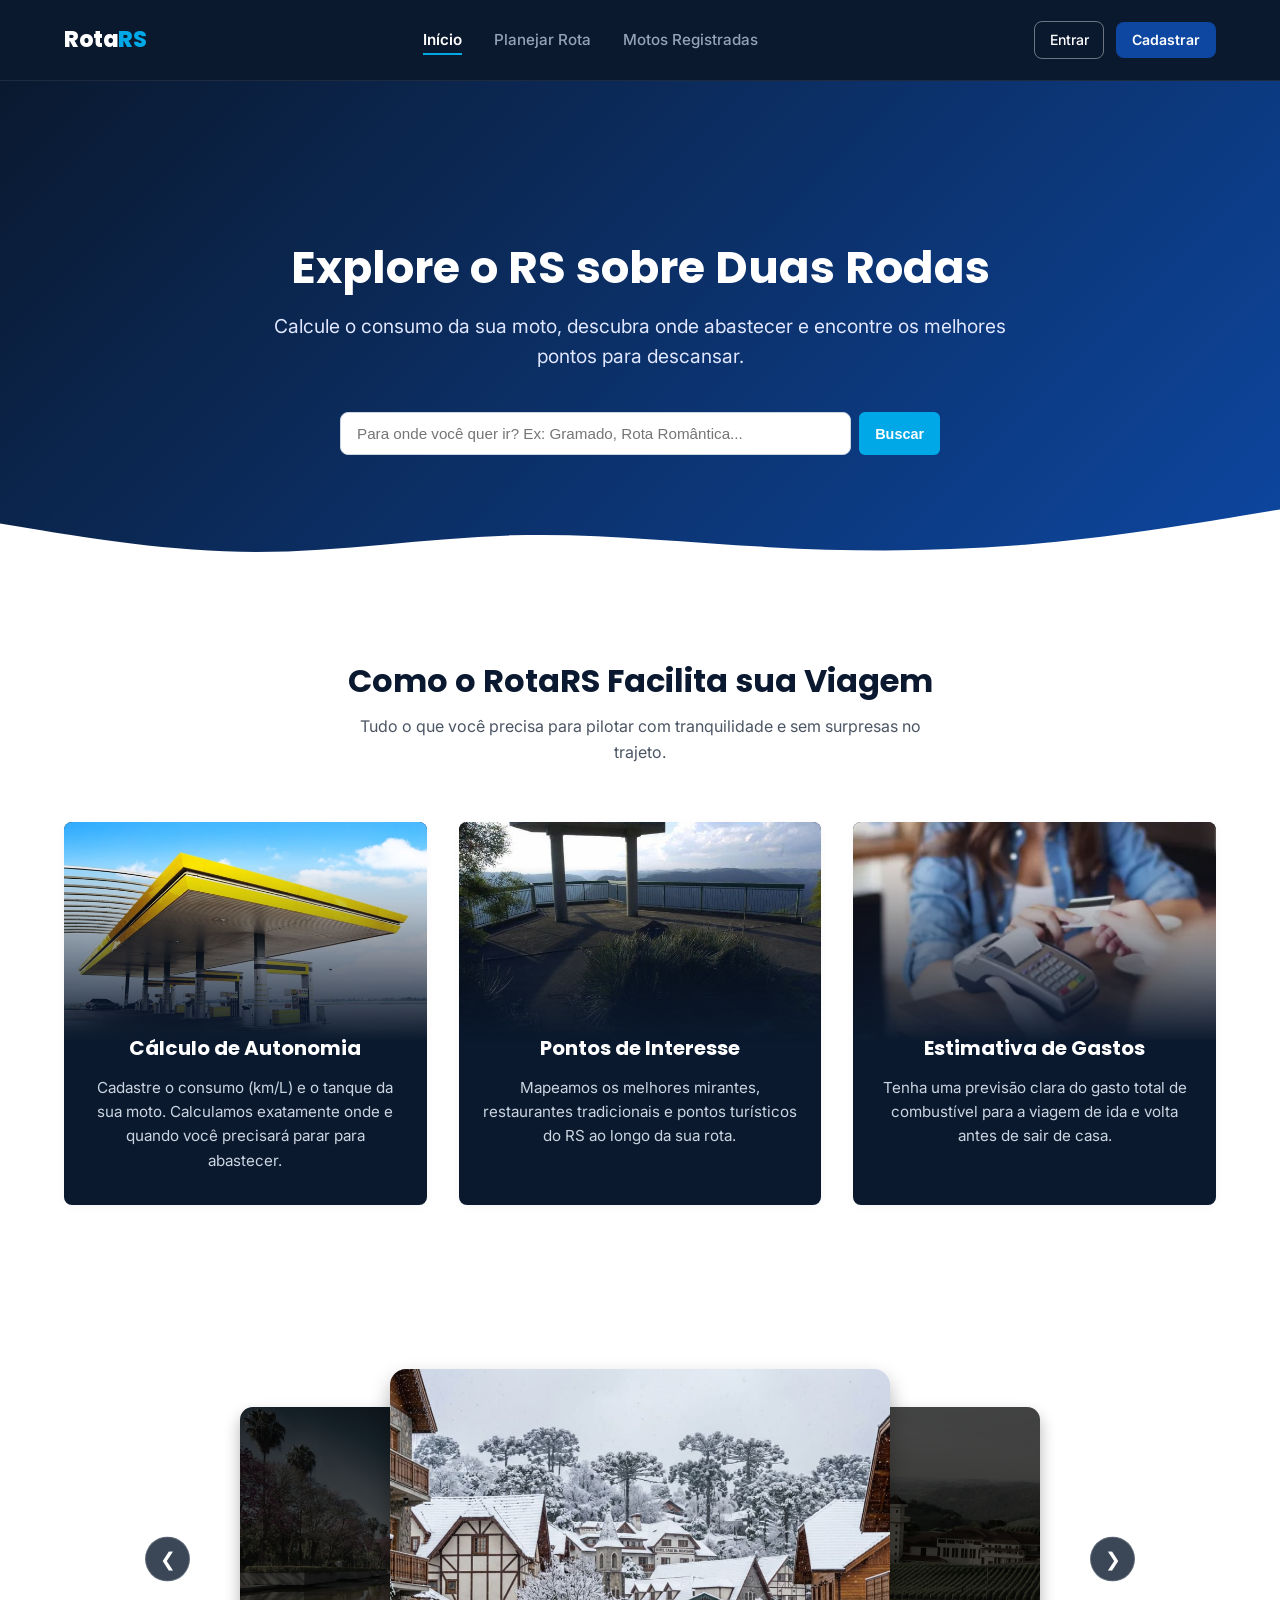
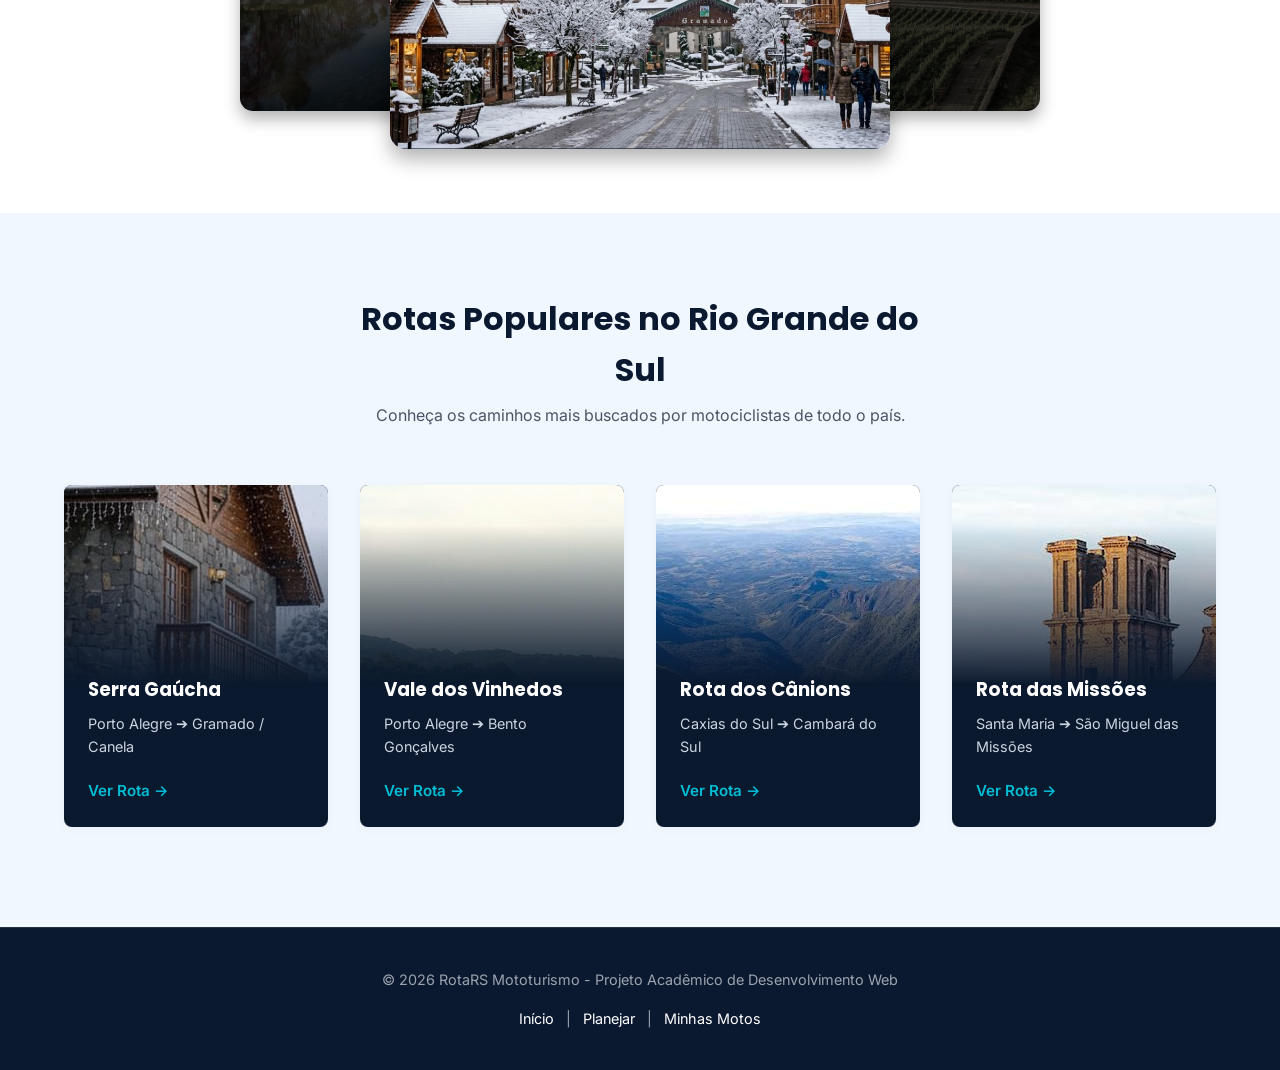
<file: index.html>
<!DOCTYPE html>
<html lang="pt-BR">
<head>
  <meta charset="UTF-8" />
  <meta name="viewport" content="width=device-width, initial-scale=1.0" />
  <meta name="description" content="Planeje suas viagens de moto pelo Rio Grande do Sul com rotas, cálculo de combustível e pontos de parada." />
  <title>RotaRS - Mototurismo no Rio Grande do Sul</title>
  
  <!-- Fonte Google (Poppins & Inter) -->
  <link rel="preconnect" href="https://fonts.googleapis.com">
  <link rel="preconnect" href="https://fonts.gstatic.com" crossorigin>
  <link href="https://fonts.googleapis.com/css2?family=Inter:wght@400;500;600&family=Poppins:wght@600;700&display=swap" rel="stylesheet">
  
  <!-- Estilos Globais -->
  <link rel="stylesheet" href="css/style.css" />
  <script src="js/carousel.js" defer></script>
</head>
<body>

<header class="main-header">
  <div class="container header-container">
    <a href="index.html" class="logo">
      <span class="logo-bold">Rota</span><span class="logo-accent">RS</span>
    </a>
    <nav class="nav-menu">
      <ul>
        <li><a href="index.html" class="active">Início</a></li>
        <li><a href="planejamento.html">Planejar Rota</a></li>
        <li><a href="motos.html">Motos Registradas</a></li>
      </ul>
    </nav>
    <div id="user-nav-container"></div>
  </div>
</header>


  <main>
    <!-- Seção Hero (Topo com Fundo Azul e Busca) -->
    <section class="hero" aria-labelledby="hero-title">
      <div class="container hero-content">
        <h1 id="hero-title">Explore o RS sobre Duas Rodas</h1>
        <p class="hero-subtitle">
          Calcule o consumo da sua moto, descubra onde abastecer e encontre os melhores pontos para descansar.
        </p>

        <!-- Barra de Ação/Busca Rápida -->
        <div class="search-box-wrapper">
  <div class="search-input-group">
    <input 
      type="text" 
      id="home-search-input" 
      placeholder="Para onde você quer ir? Ex: Gramado, Rota Romântica..." 
      autocomplete="off" 
    />
    <button type="button" id="home-search-btn" class="btn btn-primary">Buscar</button>
  </div>

  <!-- Menu Dropdown para Autocompletar -->
  <div id="autocomplete-list" class="autocomplete-dropdown hidden"></div>
  
</div>
      </div>

      <!-- Divisor em Formato de Onda (SVG) -->
      <div class="wave-divider" aria-hidden="true">
        <svg viewBox="0 0 1440 180" preserveAspectRatio="none">
          <path fill="#ffffff" d="M0,64L48,80C96,96,192,128,288,128C384,128,480,96,576,90.7C672,85,768,107,864,117.3C960,128,1056,128,1152,112C1248,96,1344,64,1392,48L1440,32L1440,180L1392,180C1344,180,1248,180,1152,180C1056,180,960,180,864,180C768,180,672,180,576,180C480,180,384,180,288,180C192,180,96,180,48,180L0,180Z"></path>
        </svg>
      </div>
    </section>

    <!-- Seção: Como Funciona (Pillars de Ajuda ao Motociclista) -->
    <section class="section features" aria-labelledby="features-title">
      <div class="container">
        <div class="section-header">
          <h2 id="features-title">Como o RotaRS Facilita sua Viagem</h2>
          <p>Tudo o que você precisa para pilotar com tranquilidade e sem surpresas no trajeto.</p>
        </div>

        <div class="grid grid-3">
          <article class="card feature-card">
            <div class="card-icon" aria-hidden="true">
              <img src="assets/iconsindex/postogasolina.jpg" alt="Posto de gasolina" class="feature-icon-img">
            </div>
            <h3>Cálculo de Autonomia</h3>
            <p>Cadastre o consumo (km/L) e o tanque da sua moto. Calculamos exatamente onde e quando você precisará parar para abastecer.</p>
          </article>

          <article class="card feature-card">
            <div class="card-icon" aria-hidden="true">
              <img src="assets/iconsindex/miranteserragaucha.jpg" alt="Pontos de Interesse" class="feature-icon-img">
            </div>
            <h3>Pontos de Interesse</h3>
            <p>Mapeamos os melhores mirantes, restaurantes tradicionais e pontos turísticos do RS ao longo da sua rota.</p>
          </article>

          <article class="card feature-card">
            <div class="card-icon" aria-hidden="true">
              <img src="assets/iconsindex/moeda.png" alt="Estimativa de Gastos" class="feature-icon-img">
            </div>
            <h3>Estimativa de Gastos</h3>
            <p>Tenha uma previsão clara do gasto total de combustível para a viagem de ida e volta antes de sair de casa.</p>
          </article>
        </div>
      </div>
    </section>

        <!-- Seção: Carrossel de Histórias -->
    <section class="section carousel-section">
      <div class="carousel-container">
        <div class="carousel-track">
          <div class="carousel-slide" data-index="0">
            <img src="assets/paisagens/gramado.jpg" alt="Gramado">
            <div class="carousel-overlay">
              <h3>Gramado</h3>
              <p>Conhecida por sua arquitetura de influência europeia, ruas floridas e clima ameno, Gramado é o principal polo turístico da Serra Gaúcha e oferece um charme inesquecível em qualquer época do ano.</p>
            </div>
          </div>
          <div class="carousel-slide" data-index="1">
            <img src="assets/paisagens/valedosvinhedos.jpg" alt="Vale dos Vinhedos">
            <div class="carousel-overlay">
              <h3>Vale dos Vinhedos</h3>
              <p>Herança da imigração italiana, esta região abriga as mais prestigiadas vinícolas do Brasil, oferecendo paisagens bucólicas repletas de parreirais e excelente gastronomia colonial.</p>
            </div>
          </div>
          <div class="carousel-slide" data-index="2">
            <img src="assets/paisagens/serrariodorastro.jpg" alt="Cânions do Sul">
            <div class="carousel-overlay">
              <h3>Cânions do Sul</h3>
              <p>Os majestosos cânions formam paredões rochosos vertiginosos e cachoeiras, sendo um dos cenários mais espetaculares do país e um desafio fascinante para o mototurismo.</p>
            </div>
          </div>
          <div class="carousel-slide" data-index="3">
            <img src="assets/paisagens/missoes.jpg" alt="Ruínas de São Miguel">
            <div class="carousel-overlay">
              <h3>Ruínas de São Miguel</h3>
              <p>Patrimônio Mundial da UNESCO, as ruínas guardam a memória das antigas reduções jesuíticas-guaranis, sendo um símbolo histórico de forte espiritualidade no interior gaúcho.</p>
            </div>
          </div>
          <div class="carousel-slide" data-index="4">
            <img src="assets/paisagens/portoalegre.jpg" alt="Porto Alegre">
            <div class="carousel-overlay">
              <h3>Porto Alegre</h3>
              <p>A capital gaúcha mescla tradição e modernidade. É banhada pelo Guaíba, que proporciona um dos mais belos pores do sol do Brasil e marca o ponto de partida de muitas aventuras.</p>
            </div>
          </div>
        </div>
        
        <button class="carousel-btn prev-btn" aria-label="Anterior">&#10094;</button>
        <button class="carousel-btn next-btn" aria-label="Próximo">&#10095;</button>
      </div>
    </section>

    <!-- Seção: Destinos em Destaque no RS -->
    <section class="section destinations bg-light" aria-labelledby="destinations-title">
      <div class="container">
        <div class="section-header">
          <h2 id="destinations-title">Rotas Populares no Rio Grande do Sul</h2>
          <p>Conheça os caminhos mais buscados por motociclistas de todo o país.</p>
        </div>

        <div class="grid grid-4">
          <article class="card destination-card">
            <div class="card-media media-gramado"></div>
            <div class="card-body">
              <h3>Serra Gaúcha</h3>
              <p>Porto Alegre ➔ Gramado / Canela</p>
              <a href="planejamento.html?destino=Gramado" class="card-link" aria-label="Ver rota para a Serra Gaúcha">Ver Rota &rarr;</a>
            </div>
          </article>

          <article class="card destination-card">
            <div class="card-media media-bento"></div>
            <div class="card-body">
              <h3>Vale dos Vinhedos</h3>
              <p>Porto Alegre ➔ Bento Gonçalves</p>
              <a href="planejamento.html?destino=Bento Gonçalves" class="card-link" aria-label="Ver rota para o Vale dos Vinhedos">Ver Rota &rarr;</a>
            </div>
          </article>

          <article class="card destination-card">
            <div class="card-media media-canions"></div>
            <div class="card-body">
              <h3>Rota dos Cânions</h3>
              <p>Caxias do Sul ➔ Cambará do Sul</p>
              <a href="planejamento.html?destino=Cambará do Sul" class="card-link" aria-label="Ver rota para a Rota dos Cânions">Ver Rota &rarr;</a>
            </div>
          </article>

          <article class="card destination-card">
            <div class="card-media media-missoes"></div>
            <div class="card-body">
              <h3>Rota das Missões</h3>
              <p>Santa Maria ➔ São Miguel das Missões</p>
              <a href="planejamento.html?destino=São Miguel das Missões" class="card-link" aria-label="Ver rota para a Rota das Missões">Ver Rota &rarr;</a>
            </div>
          </article>
        </div>
      </div>
    </section>
  </main>

  <!-- Rodapé -->
  <footer class="footer">
    <div class="container footer-content">
      <p>&copy; 2026 RotaRS Mototurismo - Projeto Acadêmico de Desenvolvimento Web</p>
      <nav aria-label="Links do rodapé">
        <a href="index.html">Início</a> | 
        <a href="planejamento.html">Planejar</a> | 
        <a href="motos.html">Minhas Motos</a>
      </nav>
    </div>
  </footer>

  
  <script src="js/auth-nav.js"></script>
  <script src="js/rotas-data.js"></script>
  <script src="js/home-search.js"></script>
  <script src="js/mobile-nav.js"></script>
</body>
</html>
</file>
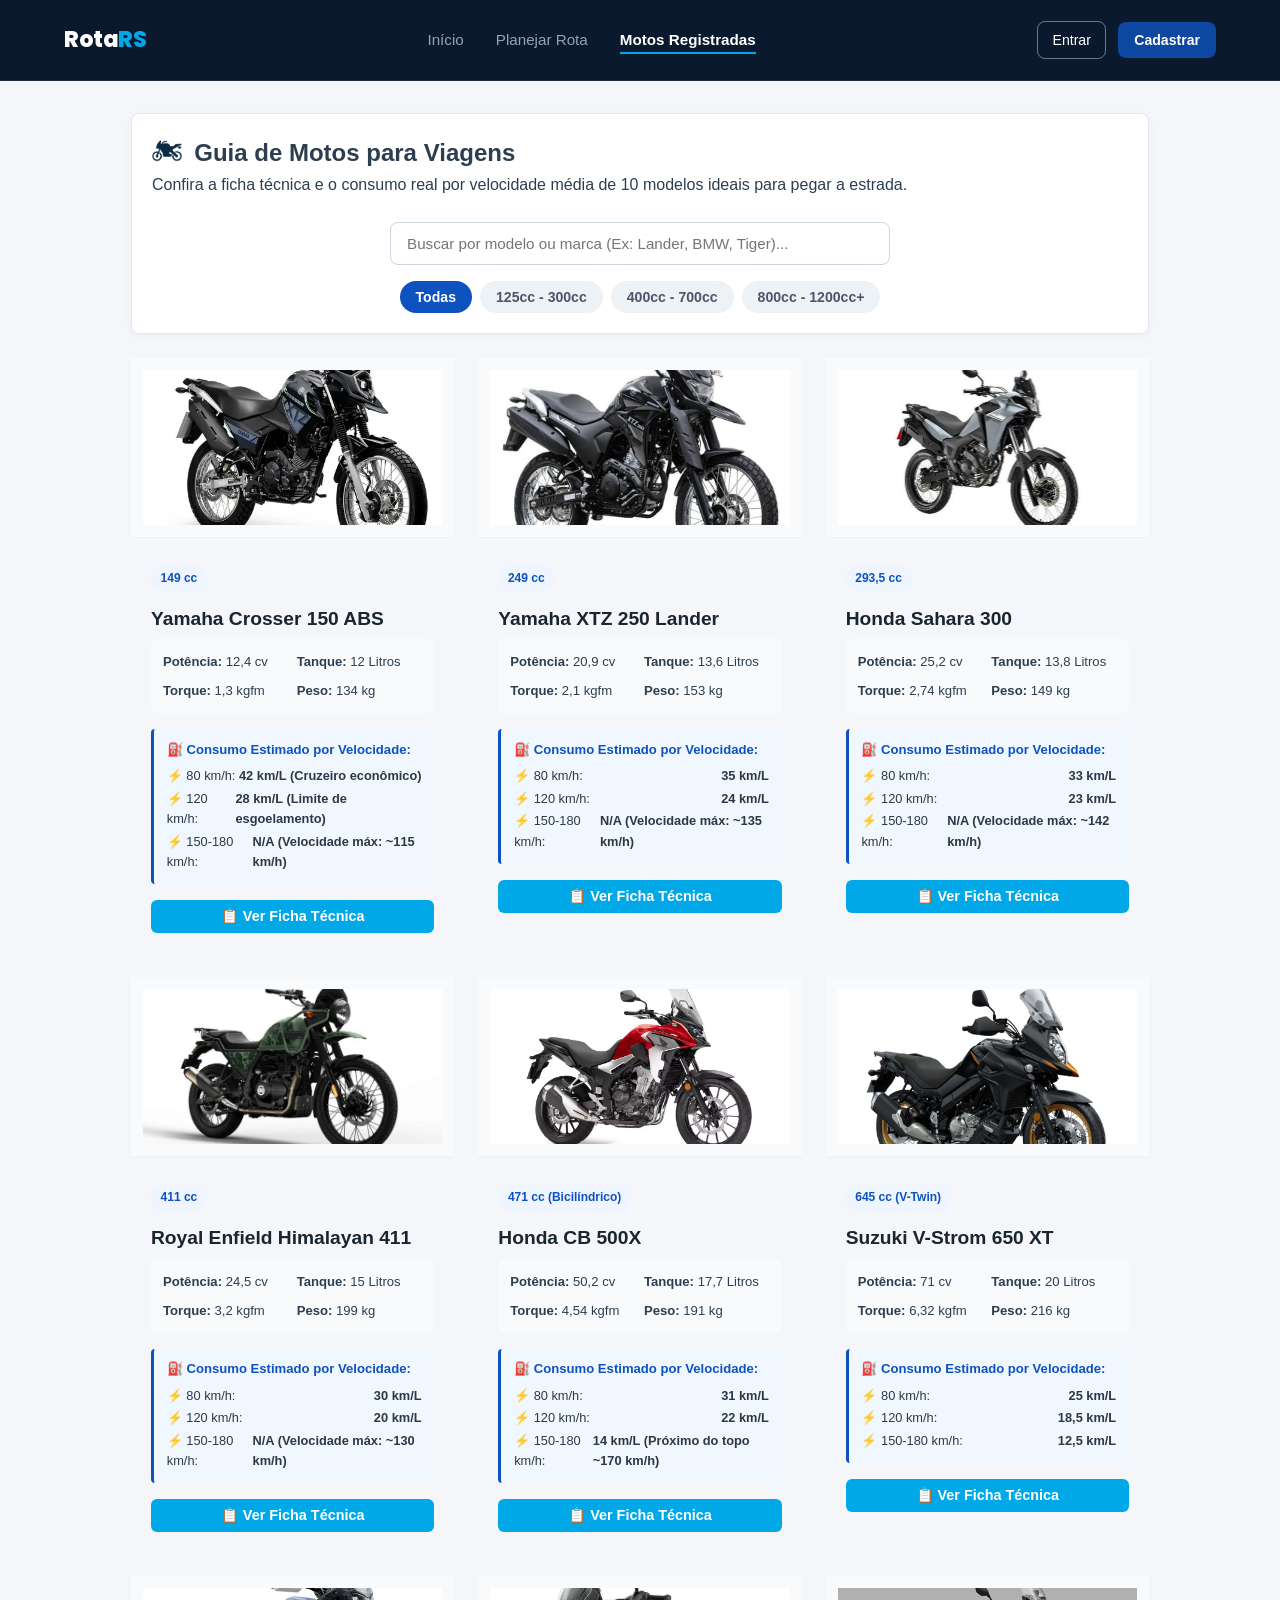
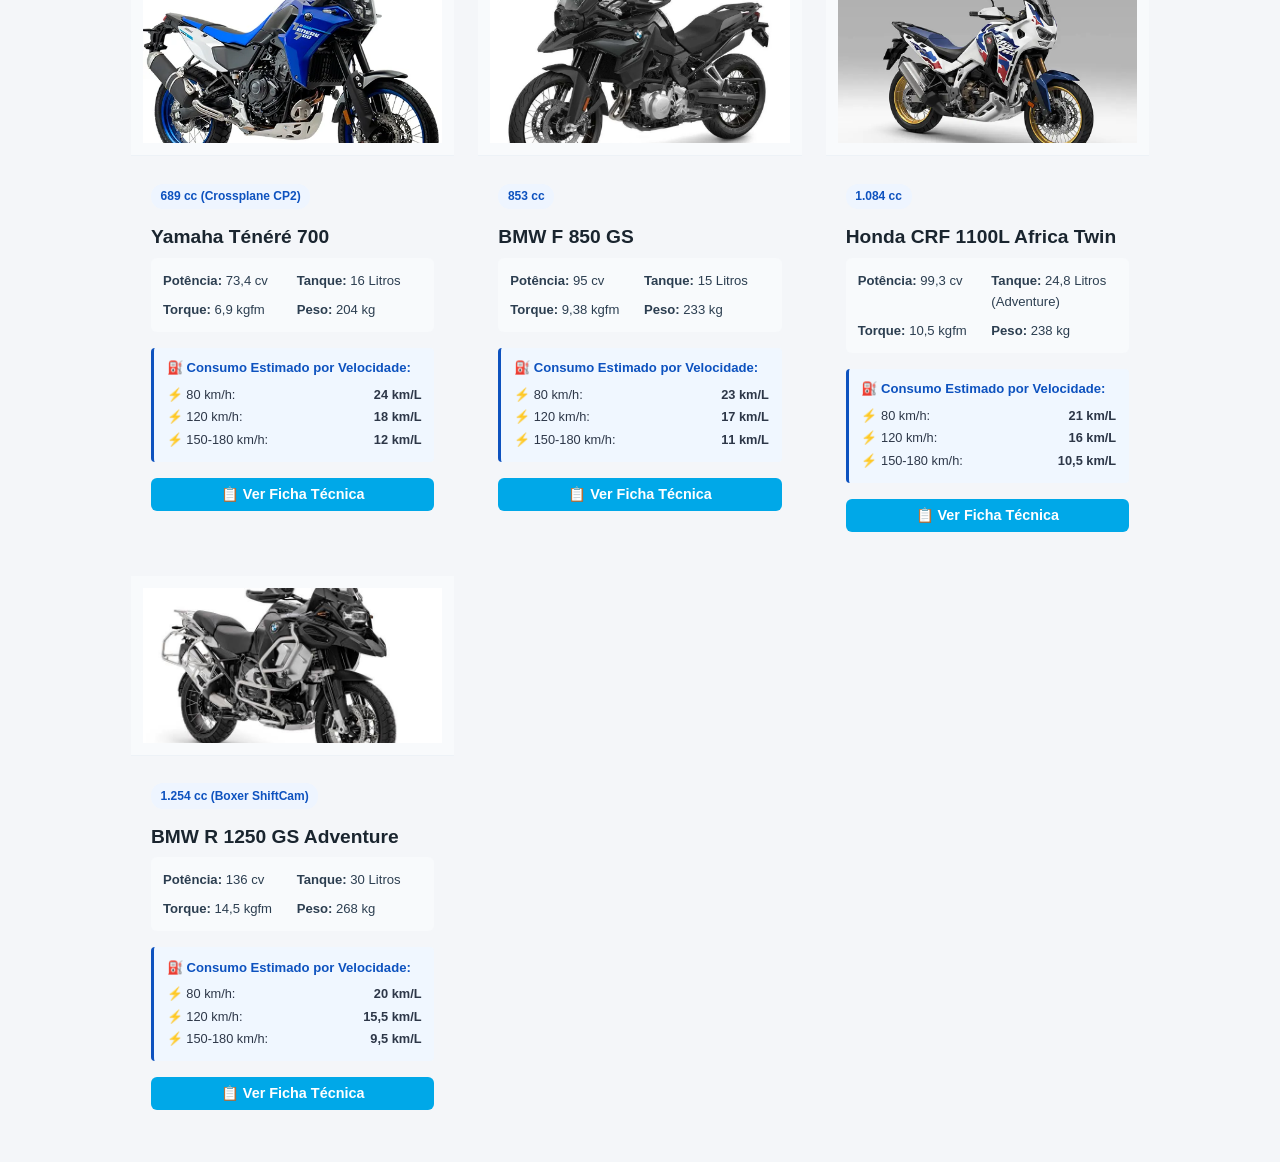
<file: motos.html>
<!DOCTYPE html>
<html lang="pt-BR">
<head>
  <meta charset="UTF-8" />
  <meta name="viewport" content="width=device-width, initial-scale=1.0" />
  <title>Motos Registradas | RotaRS</title>
    <!-- Fonte Google (Poppins & Inter) -->
  <link rel="preconnect" href="https://fonts.googleapis.com">
  <link rel="preconnect" href="https://fonts.gstatic.com" crossorigin>
  <link href="https://fonts.googleapis.com/css2?family=Inter:wght@400;500;600&family=Poppins:wght@600;700&display=swap" rel="stylesheet">
  <link rel="stylesheet" href="css/style.css" />
</head>
<body class="light-theme">

  <!-- Cabeçalho Principal -->
  <header class="main-header">
    <div class="container header-container">
      <a href="index.html" class="logo">
        <span class="logo-bold">Rota</span><span class="logo-accent">RS</span>
      </a>
      <nav class="nav-menu">
        <ul>
          <li><a href="index.html">Início</a></li>
          <li><a href="planejamento.html">Planejar Rota</a></li>
          <li><a href="motos.html" class="active">Motos Registradas</a></li>
        </ul>
      </nav>
      <div id="user-nav-container"></div>
    </div>
  </header>

  <main class="container page-wrapper">
    
    <!-- Cabeçalho da Página -->
    <section class="page-header-box card">
      <h1><img src="assets/motoicon.png" class="ui-icon" alt="" aria-hidden="true"> Guia de Motos para Viagens</h1>
      <p>Confira a ficha técnica e o consumo real por velocidade média de 10 modelos ideais para pegar a estrada.</p>
      
      <!-- Barra de Filtros e Busca -->
      <div class="motos-filter-bar">
        <div class="search-input-wrapper">
          <input type="text" id="motos-search" placeholder="Buscar por modelo ou marca (Ex: Lander, BMW, Tiger)..." />
        </div>
        
        <div class="category-buttons">
          <button type="button" class="btn-filter active" data-category="todas">Todas</button>
          <button type="button" class="btn-filter" data-category="baixa">125cc - 300cc</button>
          <button type="button" class="btn-filter" data-category="media">400cc - 700cc</button>
          <button type="button" class="btn-filter" data-category="alta">800cc - 1200cc+</button>
        </div>
      </div>
    </section>

    <!-- Grid onde as motos serão carregadas -->
    <section id="motos-grid" class="motos-grid-container">
      <!-- Cards inseridos dinamicamente pelo JS -->
    </section>

  </main>

  <!-- Modal para Visualizar Ficha Técnica Completa -->
  <div id="modal-moto" class="modal-backdrop hidden">
    <div class="modal-dialog modal-lg">
      <div class="modal-header">
        <h2 id="modal-moto-title">Nome da Moto</h2>
        <button type="button" id="btn-close-moto-modal" class="close-btn">&times;</button>
      </div>
      <div class="modal-moto-body" id="modal-moto-content">
        <!-- Conteúdo do modal preenchido via JS -->
      </div>
    </div>
  </div>

  <script src="js/motos-data.js"></script>
  <script src="js/motos.js"></script>
  <script src="js/auth-nav.js"></script>
  <script src="js/mobile-nav.js"></script>
</body>
</html>
</file>
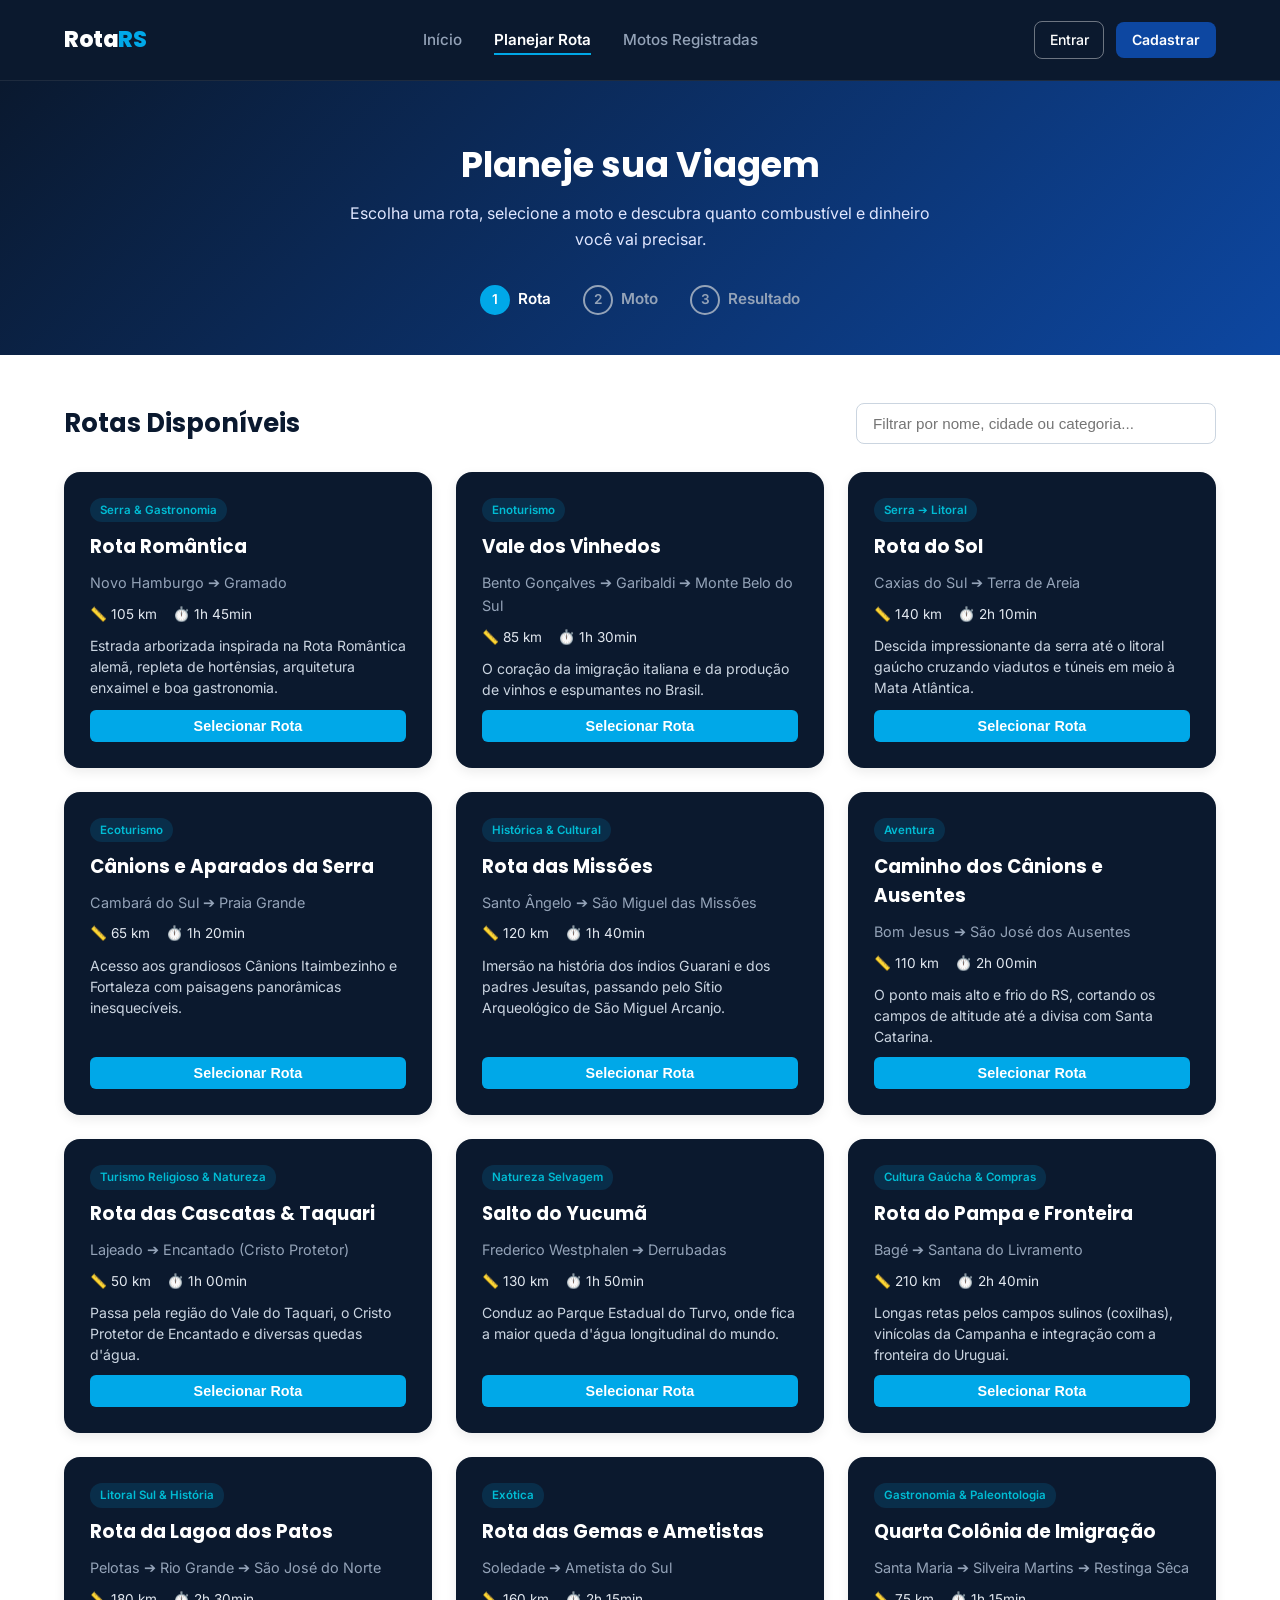
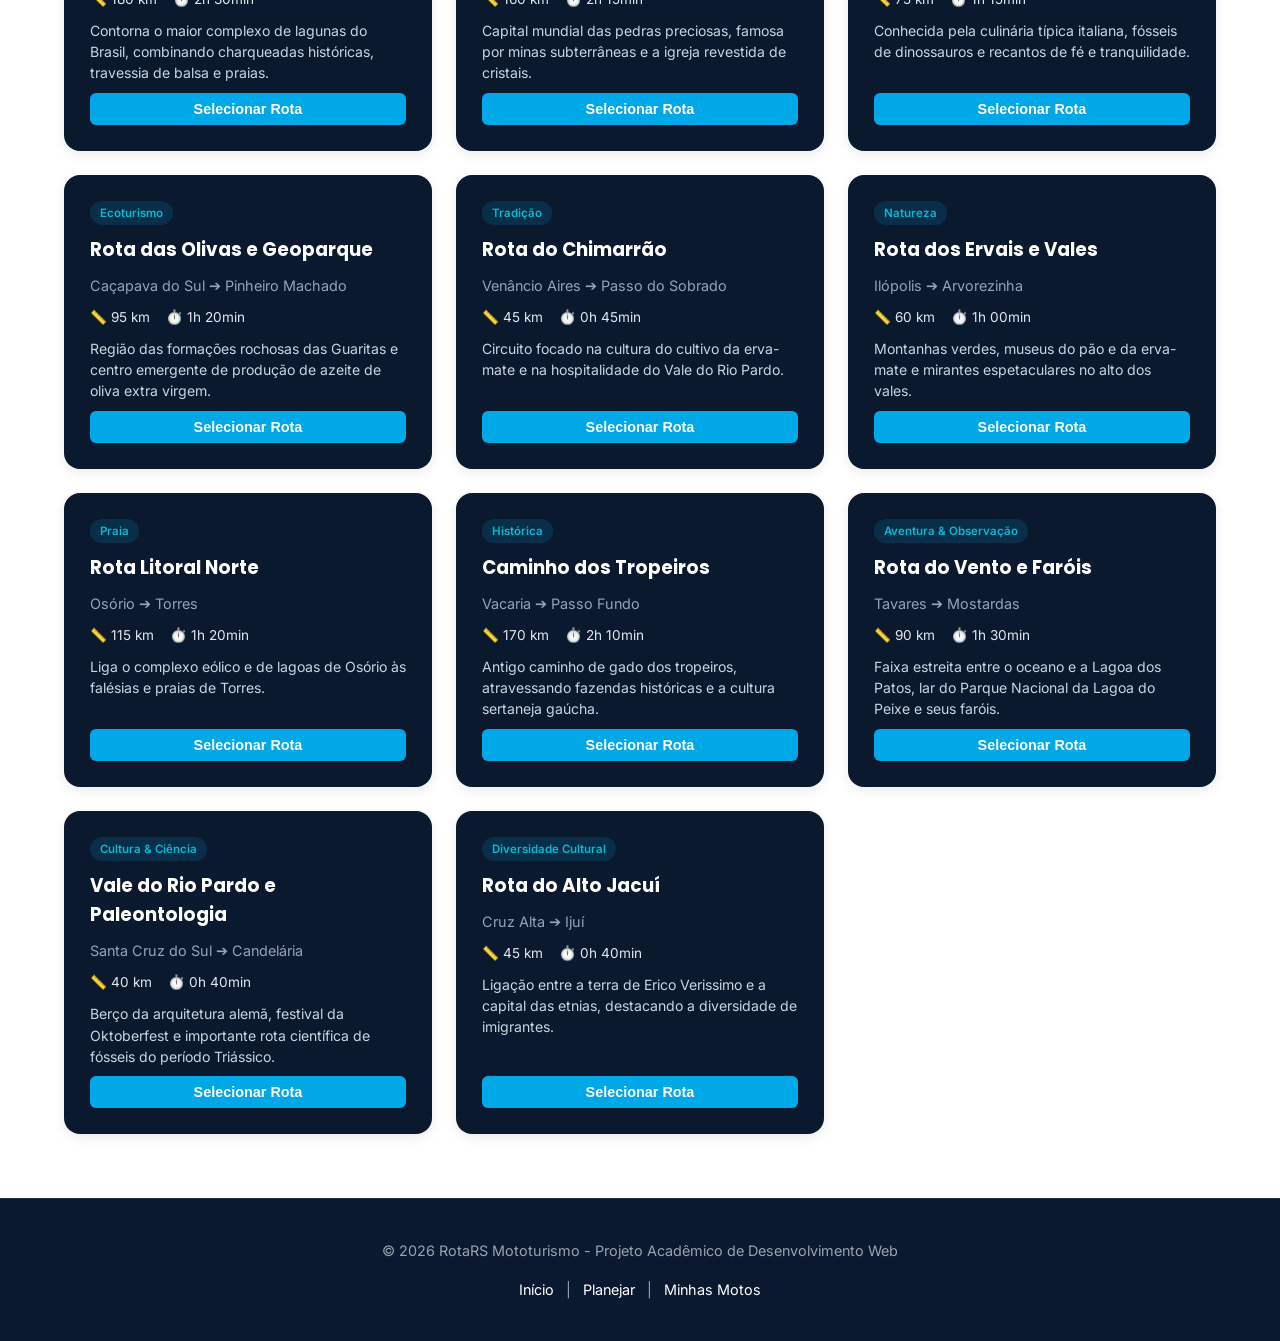
<file: planejamento.html>
<!DOCTYPE html>
<html lang="pt-BR">
<head>
  <meta charset="UTF-8" />
  <meta name="viewport" content="width=device-width, initial-scale=1.0" />
  <title>Planejar Rota | RotaRS</title>

  <link rel="preconnect" href="https://fonts.googleapis.com">
  <link rel="preconnect" href="https://fonts.gstatic.com" crossorigin>
  <link href="https://fonts.googleapis.com/css2?family=Inter:wght@400;500;600&family=Poppins:wght@600;700&display=swap" rel="stylesheet">

  <link rel="stylesheet" href="css/style.css" />
</head>
<body>

  <!-- Cabeçalho -->
  <header class="main-header">
    <div class="container header-container">
      <a href="index.html" class="logo">
        <span class="logo-bold">Rota</span><span class="logo-accent">RS</span>
      </a>
      <nav class="nav-menu">
        <ul>
          <li><a href="index.html">Início</a></li>
          <li><a href="planejamento.html" class="active">Planejar Rota</a></li>
          <li><a href="motos.html">Motos Registradas</a></li>
        </ul>
      </nav>
      <div id="user-nav-container"></div>
    </div>
  </header>

  <main>
    <!-- Topo -->
    <section class="plan-hero">
      <div class="container">
        <h1>Planeje sua Viagem</h1>
        <p>Escolha uma rota, selecione a moto e descubra quanto combustível e dinheiro você vai precisar.</p>

        <!-- Indicador de etapas -->
        <ol class="plan-steps">
          <li id="step-ind-1" class="active"><span>1</span> Rota</li>
          <li id="step-ind-2"><span>2</span> Moto</li>
          <li id="step-ind-3"><span>3</span> Resultado</li>
        </ol>
      </div>
    </section>

    <!-- ETAPA 1: ESCOLHER ROTA -->
    <section id="step-rota" class="section plan-section">
      <div class="container">
        <div class="plan-toolbar">
          <h2>Rotas Disponíveis</h2>
          <input type="text" id="filtro-rotas" class="plan-filter" placeholder="Filtrar por nome, cidade ou categoria..." />
        </div>
        <div id="lista-de-rotas" class="plan-routes-grid"></div>
      </div>
    </section>

    <!-- ETAPA 2: ESCOLHER MOTO + RESULTADO -->
    <section id="step-moto" class="section plan-section bg-light hidden">
      <div class="container plan-layout">

        <!-- Coluna esquerda: rota selecionada + veículo -->
        <div class="plan-col">
          <div class="plan-card">
            <div class="plan-card-header">
              <h3><img src="assets/rotaicon.png" class="ui-icon" alt="" aria-hidden="true"> Rota Selecionada</h3>
              <button type="button" id="btn-trocar-rota" class="plan-link-btn">Trocar rota</button>
            </div>
            <div id="rota-selecionada-info"></div>
          </div>

          <div class="plan-card">
            <div class="plan-card-header">
              <h3><img src="assets/motoicon.png" class="ui-icon" alt="" aria-hidden="true"> Sua Moto</h3>
            </div>

            <!-- Usuário logado com moto cadastrada -->
            <div id="moto-usuario-box" class="hidden">
              <div class="user-moto-box">
                <p class="user-moto-label">Moto cadastrada no seu perfil</p>
                <p id="user-moto-modelo" class="user-moto-modelo"></p>
                <p id="user-moto-consumo" class="user-moto-consumo"></p>
              </div>
              <button type="button" id="btn-usar-outra" class="plan-link-btn">Usar outra moto do catálogo</button>
            </div>

            <!-- Seleção manual (visitante ou usuário que quer trocar) -->
            <div id="moto-select-box">
              <p id="aviso-login" class="plan-hint hidden">
                Você não está logado. <a href="login.html">Entre na sua conta</a> para usar automaticamente a moto do seu perfil.
              </p>
              <div class="form-group">
                <label for="select-moto">Selecione uma moto</label>
                <select id="select-moto"></select>
              </div>
              <div class="form-group">
                <label for="input-consumo">Consumo (km/L)</label>
                <input type="number" id="input-consumo" step="0.1" min="1" placeholder="Ex: 30" />
              </div>
              <button type="button" id="btn-voltar-usuario" class="plan-link-btn hidden">Voltar para a minha moto</button>
            </div>

            <div class="form-row">
              <div class="form-group">
                <label for="input-preco">Preço da gasolina (R$/L)</label>
                <input type="number" id="input-preco" step="0.01" min="0" value="6.29" />
              </div>
              <div class="form-group">
                <label for="check-ida-volta">Trajeto</label>
                <select id="check-ida-volta">
                  <option value="1">Somente ida</option>
                  <option value="2">Ida e volta</option>
                </select>
              </div>
            </div>

            <button type="button" id="btn-calcular" class="btn btn-primary btn-full">Calcular Viagem</button>
          </div>
        </div>

        <!-- Coluna direita: resultado -->
        <div class="plan-col">
          <div id="resultado-card" class="plan-card plan-result hidden">
            <div class="plan-card-header">
              <h3>📊 Resumo da Viagem</h3>
            </div>
            <div id="resultado-conteudo"></div>
          </div>
          <div id="resultado-placeholder" class="plan-card plan-placeholder">
            <p>Selecione a moto e clique em <strong>Calcular Viagem</strong> para ver o consumo, o custo e as paradas para abastecer.</p>
          </div>
        </div>

      </div>
    </section>
  </main>

  <!-- Rodapé -->
  <footer class="footer">
    <div class="container footer-content">
      <p>&copy; 2026 RotaRS Mototurismo - Projeto Acadêmico de Desenvolvimento Web</p>
      <nav aria-label="Links do rodapé">
        <a href="index.html">Início</a> |
        <a href="planejamento.html">Planejar</a> |
        <a href="motos.html">Minhas Motos</a>
      </nav>
    </div>
  </footer>

  <script src="js/auth-nav.js"></script>
  <script src="js/rotas-data.js"></script>
  <script src="js/motos-data.js"></script>
  <script src="js/planejamento.js"></script>
  <script src="js/mobile-nav.js"></script>
</body>
</html>
</file>
<file: css/style.css>
﻿/* ==========================================================================
   1. VARIÁVEIS DE DESIGN & PALETA AZUL (Conformidade WCAG AA)
   ========================================================================== */
:root {
  --primary-blue: #0d47a1;       /* Azul escuro vibrante para botões e links */
  --primary-hover: #082d6c;      /* Hover do azul */
  --dark-navy: #0a192f;          /* Fundo do Hero e Header */
  --light-blue-bg: #f0f7ff;      /* Fundo suave para seções alternadas */
  --accent-cyan: #00bcd4;        /* Detalhes de destaque */
  --text-main: #1f2937;          /* Cor de texto principal (alto contraste) */
  --text-muted: #4b5563;         /* Texto secundário */
  --white: #ffffff;
  --border-color: #e5e7eb;
  
  --font-main: 'Inter', system-ui, -apple-system, sans-serif;
  --font-heading: 'Poppins', system-ui, -apple-system, sans-serif;
  --radius-sm: 8px;
  --radius-lg: 16px;
  --shadow: 0 4px 12px rgba(0, 0, 0, 0.08);
  --shadow-hover: 0 8px 24px rgba(13, 71, 161, 0.15);
}

/* ==========================================================================
   2. RESET & ESTILOS BASE
   ========================================================================== */
* {
  margin: 0;
  padding: 0;
  box-sizing: border-box;
}

body {
  font-family: var(--font-main);
  color: var(--text-main);
  background-color: var(--white);
  line-height: 1.6;
}

/* Acessibilidade para Leitores de Tela */
.sr-only {
  position: absolute;
  width: 1px;
  height: 1px;
  padding: 0;
  margin: -1px;
  overflow: hidden;
  clip: rect(0, 0, 0, 0);
  border: 0;
}

.container {
  width: 100%;
  max-width: 1200px;
  margin: 0 auto;
  padding: 0 1.5rem;
}

/* ==========================================================================
   3. CABEÇALHO (HEADER)
   ========================================================================== */
.main-header {
  background-color: #0b192e; /* Azul escuro profundo padronizado */
  border-bottom: 1px solid rgba(255, 255, 255, 0.08);
  position: sticky;
  top: 0;
  z-index: 1000;
  width: 100%;
}

.header-container {
  max-width: 1200px;
  margin: 0 auto;
  padding: 0.85rem 1.5rem;
  display: flex;
  align-items: center;
  justify-content: space-between;
}

.logo {
  font-size: 1.4rem;
  font-weight: 800;
  text-decoration: none;
  letter-spacing: -0.5px;
}

.logo-bold {
  color: #ffffff;
}

.logo-accent {
  color: #00a8e8; /* Ciano do RotaRS */
}

.nav-menu ul {
  display: flex;
  align-items: center;
  list-style: none;
  gap: 2rem;
  margin: 0;
  padding: 0;
}

.nav-menu a {
  color: #94a3b8;
  text-decoration: none;
  font-size: 0.95rem;
  font-weight: 500;
  padding-bottom: 0.4rem;
  position: relative;
  transition: color 0.2s ease;
}

.nav-menu a:hover {
  color: #ffffff;
}

/* Marcação da página atual com a barra ciano embaixo */
.nav-menu a.active {
  color: #ffffff;
  font-weight: 600;
}

.nav-menu a.active::after {
  content: "";
  position: absolute;
  bottom: -2px;
  left: 0;
  width: 100%;
  height: 2px;
  background-color: #00a8e8;
  border-radius: 2px;
}

/* ==========================================================================
   4. SEÇÃO HERO & ONDA (DIVIDER)
   ========================================================================== */
.hero {
  position: relative;
  background: linear-gradient(135deg, #0a192f 0%, #0d47a1 100%);
  color: var(--white);
  padding-top: 160px;
  padding-bottom: 120px;
  text-align: center;
}

.hero-content {
  max-width: 800px;
}

.hero h1 {
  font-family: var(--font-heading);
  font-size: 2.8rem;
  font-weight: 700;
  margin-bottom: 1rem;
  line-height: 1.2;
}

.hero-subtitle {
  font-size: 1.2rem;
  color: #e0e7ff;
  margin-bottom: 2.5rem;
}

/* Form de busca rápida no topo */
/* Container da busca e autocomplete */
.search-box-wrapper {
  position: relative;
  width: 100%;
  max-width: 600px;
  margin: 0 auto;
}

.search-input-group {
  display: flex;
  gap: 8px;
}

.search-input-group input {
  flex: 1;
  padding: 0.75rem 1rem;
  border: 1px solid #cbd5e0;
  border-radius: 8px;
  font-size: 0.95rem;
  outline: none;
}

.search-input-group input:focus {
  border-color: #0d52bf;
  box-shadow: 0 0 0 3px rgba(13, 82, 191, 0.15);
}

/* Dropdown Autocomplete */
.autocomplete-dropdown {
  position: absolute;
  top: calc(100% + 4px);
  left: 0;
  right: 0;
  background: #ffffff;
  border: 1px solid #e2e8f0;
  border-radius: 8px;
  box-shadow: 0 10px 20px rgba(0, 0, 0, 0.1);
  max-height: 280px;
  overflow-y: auto;
  z-index: 1000;
}

/* Item da lista */
.autocomplete-item {
  position: relative;
  overflow: hidden;
  padding: 10px 14px;
  cursor: pointer;
  border-bottom: 1px solid #f0f4f8;
  display: flex;
  justify-content: space-between;
  align-items: center;
  transition: background-color 0.15s ease;
}

.autocomplete-item:last-child {
  border-bottom: none;
}

.autocomplete-item:hover {
  background-color: #f0f7ff;
}

.autocomplete-info {
  position: relative;
  z-index: 1;
  display: flex;
  flex-direction: column;
  text-align: left;
}

.autocomplete-title {
  font-size: 0.92rem;
  font-weight: 600;
  color: #1a252f;
}

.autocomplete-trecho {
  font-size: 0.8rem;
  color: #718096;
  margin-top: 2px;
}

.autocomplete-badge {
  position: relative;
  z-index: 1;
  font-size: 0.72rem;
  background: #eef5ff;
  color: #0d52bf;
  padding: 3px 8px;
  border-radius: 12px;
  font-weight: 600;
  white-space: nowrap;
}

.autocomplete-no-results {
  padding: 12px;
  font-size: 0.88rem;
  color: #a0aec0;
  text-align: center;
}

/* O divisor em formato de onda SVG */
.wave-divider {
  position: absolute;
  bottom: 0;
  left: 0;
  width: 100%;
  overflow: hidden;
  line-height: 0;
}

.wave-divider svg {
  position: relative;
  display: block;
  width: calc(100% + 1.3px);
  height: 80px;
}

/* ==========================================================================
   5. SEÇÕES & CARDS
   ========================================================================== */
.section {
  padding: 5rem 0;
}

.bg-light {
  background-color: var(--light-blue-bg);
}

.section-header {
  text-align: center;
  max-width: 600px;
  margin: 0 auto 3.5rem auto;
}

.section-header h2 {
  font-family: var(--font-heading);
  font-size: 2rem;
  color: var(--dark-navy);
  margin-bottom: 0.5rem;
}

.section-header p {
  color: var(--text-muted);
}

/* Grids */
.grid {
  display: grid;
  gap: 2rem;
}

.grid-3 { grid-template-columns: repeat(auto-fit, minmax(280px, 1fr)); }
.grid-4 { grid-template-columns: repeat(auto-fit, minmax(240px, 1fr)); }

/* Cards */
.card {
  background: var(--white);
  border-radius: var(--radius-lg);
  border: 1px solid var(--border-color);
  box-shadow: var(--shadow);
  transition: transform 0.3s ease, box-shadow 0.3s ease;
  overflow: hidden;
}

.card:hover {
  transform: translateY(-5px);
  box-shadow: var(--shadow-hover);
}

.feature-card {
  padding: 2rem;
  text-align: center;
}

.card-icon {
  font-size: 2.8rem;
  margin-bottom: 1rem;
}

.feature-card h3 {
  font-family: var(--font-heading);
  font-size: 1.25rem;
  color: var(--dark-navy);
  margin-bottom: 0.75rem;
}

.feature-card p {
  color: var(--text-muted);
  font-size: 0.95rem;
}

/* Card de Destinos com gradiente simulando foto */
.card-media {
  height: 140px;
  background-size: cover;
  background-position: center;
}

.media-gramado { background: linear-gradient(135deg, #1e3a8a, #3b82f6); }
.media-bento   { background: linear-gradient(135deg, #065f46, #10b981); }
.media-canions { background: linear-gradient(135deg, #9a3412, #f97316); }
.media-missoes { background: linear-gradient(135deg, #854d0e, #eab308); }

.card-body {
  padding: 1.5rem;
}

.card-body h3 {
  font-family: var(--font-heading);
  font-size: 1.15rem;
  color: var(--dark-navy);
}

.card-body p {
  font-size: 0.9rem;
  color: var(--text-muted);
  margin: 0.5rem 0 1.2rem 0;
}

.card-link {
  color: var(--primary-blue);
  font-weight: 600;
  text-decoration: none;
  font-size: 0.95rem;
}

.card-link:hover {
  text-decoration: underline;
}

/* ==========================================================================
   6. RODAPÉ (FOOTER) & RESPONSIVIDADE
   ========================================================================== */
.footer {
  background-color: var(--dark-navy);
  color: #9ca3af;
  padding: 2.5rem 0;
  font-size: 0.9rem;
  border-top: 1px solid rgba(255, 255, 255, 0.1);
}

.footer-content {
  display: flex;
  flex-direction: column;
  align-items: center;
  gap: 1rem;
  text-align: center;
}

.footer a {
  color: var(--white);
  text-decoration: none;
  margin: 0 0.5rem;
}

.footer a:hover {
  color: var(--accent-cyan);
}

/* Adaptações para Celular (Mobile First / Responsive) */
@media (max-width: 768px) {
  .hero h1 { font-size: 2rem; }
  .hero-subtitle { font-size: 1rem; }
  
  .quick-search {
    flex-direction: column;
    padding: 12px;
  }

  .header-container {
    flex-direction: column;
    justify-content: center;
    gap: 0.5rem;
    height: auto;
    padding: 1rem;
  }
  
  .hero { padding-top: 180px; }
}

/* ==========================================================================
   7. PÁGINA DE LOGIN, CADASTRO E PERFIL
   ========================================================================== */
.main-auth {
  padding-top: 120px;
  padding-bottom: 60px;
  display: flex;
  justify-content: center;
}

.auth-wrapper {
  background: var(--white);
  border-radius: var(--radius-lg);
  box-shadow: var(--shadow-hover);
  border: 1px solid var(--border-color);
  width: 100%;
  max-width: 550px;
  overflow: hidden;
}

.auth-tabs {
  display: flex;
  background: var(--light-blue-bg);
  border-bottom: 1px solid var(--border-color);
}

.tab-btn {
  flex: 1;
  padding: 1rem;
  border: none;
  background: transparent;
  font-family: var(--font-heading);
  font-weight: 600;
  font-size: 1rem;
  color: var(--text-muted);
  cursor: pointer;
  transition: all 0.2s ease;
}

.tab-btn.active {
  background: var(--white);
  color: var(--primary-blue);
  border-bottom: 3px solid var(--primary-blue);
}

.auth-panel {
  padding: 2rem;
}

.auth-panel.hidden {
  display: none;
}

.auth-panel h2 {
  font-family: var(--font-heading);
  color: var(--dark-navy);
  margin-bottom: 0.5rem;
}

.form-subtitle {
  color: var(--text-muted);
  font-size: 0.9rem;
  margin-bottom: 1.5rem;
}

.form-group {
  margin-bottom: 1.25rem;
  display: flex;
  flex-direction: column;
}

.form-group label {
  font-weight: 600;
  font-size: 0.9rem;
  margin-bottom: 0.4rem;
  color: var(--text-main);
}

.form-group input,
.form-group select {
  padding: 0.75rem 1rem;
  border: 1.5px solid var(--border-color);
  border-radius: var(--radius-sm);
  font-size: 0.95rem;
  font-family: var(--font-main);
  outline: none;
  transition: border-color 0.2s;
}

.form-group input:focus,
.form-group select:focus {
  border-color: var(--primary-blue);
}

/* Mensagens de Erro da Validação */
.form-group input.invalid,
.form-group select.invalid {
  border-color: #dc2626;
  background-color: #fef2f2;
}

.error-msg {
  color: #dc2626;
  font-size: 0.8rem;
  margin-top: 0.3rem;
  min-height: 1.1rem;
}

.btn-block {
  width: 100%;
  margin-top: 1rem;
}

.btn-secondary {
  background-color: #e5e7eb;
  color: var(--text-main);
}

.btn-secondary:hover {
  background-color: #d1d5db;
}

/* Foto Preview e Perfil */
.photo-preview {
  margin-top: 0.8rem;
  width: 100%;
  max-height: 180px;
  overflow: hidden;
  border-radius: var(--radius-sm);
  border: 1px dashed var(--primary-blue);
}

.photo-preview img {
  width: 100%;
  height: 100%;
  object-fit: cover;
}

.profile-header {
  display: flex;
  gap: 1.5rem;
  align-items: center;
}

.profile-avatar-container {
  width: 90px;
  height: 90px;
  border-radius: 50%;
  overflow: hidden;
  border: 3px solid var(--primary-blue);
  flex-shrink: 0;
  display: flex;
  align-items: center;
  justify-content: center;
  background-color: #eef4fb; /* fundo suave para ícones com transparência */
}

.profile-avatar-container img {
  width: 100%;
  height: 100%;
  object-fit: contain; /* contém a imagem inteira sem cortar */
  padding: 6px;        /* espaçamento interno para o ícone não tocar a borda */
  box-sizing: border-box;
}

/* Quando for foto real do veículo (não ícone padrão) */
.profile-avatar-container img[data-type="photo"] {
  object-fit: cover;
  padding: 0;
}

.badge {
  display: inline-block;
  background: var(--light-blue-bg);
  color: var(--primary-blue);
  padding: 0.2rem 0.6rem;
  border-radius: 20px;
  font-size: 0.8rem;
  font-weight: 600;
  margin-top: 0.4rem;
}

.divider {
  margin: 1.5rem 0;
  border: 0;
  border-top: 1px solid var(--border-color);
}

.history-list {
  list-style: none;
  margin-bottom: 1.5rem;
}

.history-item {
  display: flex;
  justify-content: space-between;
  align-items: center;
  padding: 0.8rem;
  border: 1px solid var(--border-color);
  border-radius: var(--radius-sm);
  margin-bottom: 0.5rem;
}

.btn-danger-sm {
  background: #fee2e2;
  color: #991b1b;
  border: none;
  padding: 0.4rem 0.8rem;
  border-radius: 4px;
  cursor: pointer;
  font-size: 0.8rem;
}

.btn-danger-sm:hover {
  background: #fca5a5;
}
/* ==========================================================================
   ESTILO DE CADASTRO COMPACTO (ESTILO FACEBOOK SIGN UP)
   ========================================================================== */
.auth-panel {
  padding: 1.5rem;
}

.panel-header-compact h2 {
  font-size: 1.5rem;
  color: var(--dark-navy);
  margin-bottom: 0.2rem;
}

.panel-header-compact .form-subtitle {
  font-size: 0.85rem;
  color: var(--text-muted);
  margin-bottom: 1.2rem;
}

/* Layout em Duas Colunas Compactas */
.form-row {
  display: flex;
  gap: 0.6rem;
  margin-bottom: 0.6rem;
}

.form-row .form-group {
  flex: 1;
  margin-bottom: 0;
}

/* Inputs Compactos com Cores Suaves */
.form-group input,
.form-group select {
  width: 100%;
  padding: 0.55rem 0.75rem;
  border: 1px solid #ccd0d5;
  background-color: #f5f6f8;
  border-radius: 6px;
  font-size: 0.88rem;
  font-family: var(--font-main);
  outline: none;
  transition: border-color 0.2s, background-color 0.2s;
}

.form-group input:focus,
.form-group select:focus {
  border-color: var(--primary-blue);
  background-color: var(--white);
}

/* Tratamento das Mensagens de Erro para não quebrar a altura */
.error-msg {
  color: #dc2626;
  font-size: 0.72rem;
  display: block;
  min-height: 0.9rem;
  margin-top: 0.15rem;
}

.form-group input.invalid,
.form-group select.invalid {
  border-color: #dc2626;
  background-color: #fef2f2;
}

/* Campo de Upload de Foto Estilizado */
.compact-file-group {
  margin-top: 0.4rem;
  margin-bottom: 1rem;
}

.file-custom-label {
  display: inline-block;
  font-size: 0.82rem;
  color: var(--primary-blue);
  background: var(--light-blue-bg);
  padding: 0.4rem 0.8rem;
  border-radius: 6px;
  cursor: pointer;
  border: 1px dashed var(--primary-blue);
  width: 100%;
  text-align: center;
  font-weight: 500;
}

.file-custom-input {
  display: none;
}

/* Botão Verde de Cadastrar de Destaque */
.btn-register-submit {
  width: 100%;
  background-color: #00a884;
  color: var(--white);
  font-weight: 700;
  font-size: 1rem;
  padding: 0.65rem;
  border: none;
  border-radius: 6px;
  cursor: pointer;
  transition: background-color 0.2s;
}

.btn-register-submit:hover {
  background-color: #008f70;
}

.hidden {
  display: none !important;
}

/* Responsividade para Celulares */
@media (max-width: 520px) {
  .form-row {
    flex-direction: column;
    gap: 0.6rem;
  }
}

/* ==========================================================================
   8. MENU DE USUÁRIO DINÂMICO (DROPDOWN DA NAV)
   ========================================================================== */
.user-nav-container {
  display: flex;
  align-items: center;
}

/* Botões para Usuário Não Logado */
.auth-btns {
  display: flex;
  gap: 0.75rem;
  align-items: center;
}

.btn-outline-sm {
  color: var(--white);
  border: 1px solid rgba(255, 255, 255, 0.4);
  padding: 0.4rem 0.9rem;
  border-radius: var(--radius-sm);
  text-decoration: none;
  font-size: 0.88rem;
  font-weight: 500;
  transition: all 0.2s;
}

.btn-outline-sm:hover {
  background: rgba(255, 255, 255, 0.1);
  border-color: var(--white);
}

.btn-primary-sm {
  background-color: var(--primary-blue);
  color: var(--white);
  padding: 0.45rem 1rem;
  border-radius: var(--radius-sm);
  text-decoration: none;
  font-size: 0.88rem;
  font-weight: 600;
  transition: background 0.2s;
}

.btn-primary-sm:hover {
  background-color: var(--primary-hover);
}

/* Botão do Usuário Logado */
.user-menu-wrapper {
  position: relative;
}

.user-btn {
  display: flex;
  align-items: center;
  gap: 0.6rem;
  background: rgba(255, 255, 255, 0.1);
  border: 1px solid rgba(255, 255, 255, 0.2);
  padding: 0.35rem 0.75rem;
  border-radius: 30px;
  color: var(--white);
  cursor: pointer;
  font-family: var(--font-main);
  font-size: 0.9rem;
  font-weight: 500;
  transition: background 0.2s;
}

.user-btn:hover {
  background: rgba(255, 255, 255, 0.2);
}

.user-avatar-icon {
  width: 32px;
  height: 32px;
  border-radius: 50%;
  object-fit: cover;
  background: var(--primary-blue);
  display: flex;
  align-items: center;
  justify-content: center;
  font-size: 0.9rem;
  font-weight: bold;
}

.arrow-icon {
  font-size: 0.7rem;
  opacity: 0.7;
}

/* Menu Dropdown Suspenso */
.user-dropdown {
  position: absolute;
  top: calc(100% + 10px);
  right: 0;
  width: 200px;
  background: var(--white);
  border-radius: var(--radius-sm);
  box-shadow: 0 10px 25px rgba(0, 0, 0, 0.2);
  border: 1px solid var(--border-color);
  padding: 0.5rem 0;
  z-index: 100;
  display: none; /* Oculto por padrão */
  flex-direction: column;
}

.user-dropdown.show {
  display: flex; /* Exibe ao clicar */
}

.dropdown-item {
  display: flex;
  align-items: center;
  gap: 0.6rem;
  padding: 0.6rem 1.2rem;
  color: var(--text-main);
  text-decoration: none;
  font-size: 0.9rem;
  font-weight: 500;
  background: none;
  border: none;
  width: 100%;
  text-align: left;
  cursor: pointer;
  transition: background 0.15s;
}

.dropdown-item:hover {
  background-color: var(--light-blue-bg);
  color: var(--primary-blue);
}

.dropdown-divider {
  border: 0;
  border-top: 1px solid var(--border-color);
  margin: 0.4rem 0;
}

.logout-item {
  color: #dc2626;
}

.logout-item:hover {
  background-color: #fef2f2;
  color: #b91c1c;
}

/* ==========================================================================
   PÁGINA DE PERFIL & DESTAQUE DE FOTOS
   ========================================================================== */
.profile-container {
  padding-top: 2rem;
  padding-bottom: 3rem;
}

.profile-grid {
  display: grid;
  grid-template-columns: 320px 1fr;
  gap: 1.5rem;
}

.profile-card {
  background-color: var(--white);
  border-radius: 12px;
  border: 1px solid var(--border-color);
  padding: 1.5rem;
  box-shadow: 0 4px 15px rgba(0, 0, 0, 0.05);
}

/* Sidebar do Perfil */
.sidebar-card {
  display: flex;
  flex-direction: column;
  align-items: center;
  text-align: center;
  height: fit-content;
}

.profile-avatar-large {
  width: 110px;
  height: 110px;
  border-radius: 50%;
  background: linear-gradient(135deg, var(--primary-blue), var(--accent-cyan));
  color: var(--white);
  font-size: 2.8rem;
  font-weight: bold;
  display: flex;
  align-items: center;
  justify-content: center;
  margin-bottom: 1rem;
  box-shadow: 0 4px 12px rgba(0, 0, 0, 0.15);
}

.profile-name {
  font-size: 1.4rem;
  color: var(--dark-navy);
  margin-bottom: 0.2rem;
}

.profile-nickname {
  font-size: 0.9rem;
  color: var(--text-muted);
  margin-bottom: 1rem;
}

.profile-bio {
  font-size: 0.88rem;
  color: var(--text-main);
  line-height: 1.4;
  background-color: #f8fafc;
  padding: 0.8rem;
  border-radius: 8px;
  border: 1px solid #e2e8f0;
}

.card-divider {
  width: 100%;
  border: 0;
  border-top: 1px solid var(--border-color);
  margin: 1.2rem 0;
}

.user-info-list {
  list-style: none;
  width: 100%;
  text-align: left;
  font-size: 0.88rem;
}

.user-info-list li {
  margin-bottom: 0.6rem;
  display: flex;
  justify-content: space-between;
}

.vehicle-mini-card {
  width: 100%;
  background: #f1f5f9;
  border-radius: 8px;
  padding: 0.9rem;
  text-align: left;
  font-size: 0.85rem;
}

.vehicle-mini-card h3 {
  font-size: 0.95rem;
  margin-bottom: 0.5rem;
  color: var(--dark-navy);
}

.btn-edit-profile {
  margin-top: 1.2rem;
  width: 100%;
  background-color: var(--primary-blue);
  color: var(--white);
  border: none;
  padding: 0.65rem;
  border-radius: 8px;
  font-weight: 600;
  cursor: pointer;
  transition: background 0.2s;
}

.btn-edit-profile:hover {
  background-color: var(--primary-hover);
}

/* Coluna da Direita (Highlight estilo Steam Capturas) */
.profile-main-content {
  display: flex;
  flex-direction: column;
  gap: 1.5rem;
}

.card-header {
  display: flex;
  justify-content: space-between;
  align-items: center;
  margin-bottom: 1rem;
}

.card-header h2 {
  font-size: 1.2rem;
  color: var(--dark-navy);
}

.badge-count {
  background-color: var(--light-blue-bg);
  color: var(--primary-blue);
  font-size: 0.8rem;
  font-weight: 600;
  padding: 0.3rem 0.7rem;
  border-radius: 20px;
}

/* Galeria Grid Destaque Steam */
.steam-gallery-grid {
  display: grid;
  grid-template-columns: 2.5fr 1fr;
  gap: 8px;
  background-color: #1a202c;
  padding: 8px;
  border-radius: 8px;
}

.gallery-featured {
  position: relative;
  height: 250px;
  border-radius: 6px;
  overflow: hidden;
}

.gallery-featured img {
  width: 100%;
  height: 100%;
  object-fit: cover;
}

.featured-caption {
  position: absolute;
  bottom: 0;
  left: 0;
  right: 0;
  background: linear-gradient(transparent, rgba(0,0,0,0.8));
  color: #fff;
  padding: 0.8rem;
  font-size: 0.85rem;
}

.gallery-thumbs {
  display: flex;
  flex-direction: column;
  gap: 8px;
  height: 250px;
}

.thumb-item {
  flex: 1;
  position: relative;
  border-radius: 4px;
  overflow: hidden;
}

.thumb-item img {
  width: 100%;
  height: 100%;
  object-fit: cover;
}

.more-overlay {
  position: absolute;
  inset: 0;
  background: rgba(0, 0, 0, 0.7);
  color: #fff;
  display: flex;
  align-items: center;
  justify-content: center;
  font-size: 1.1rem;
  font-weight: bold;
}

/* Item de Rota */
.routes-list {
  display: flex;
  flex-direction: column;
  gap: 0.75rem;
}

.route-item {
  display: flex;
  align-items: center;
  gap: 1rem;
  padding: 0.85rem;
  border: 1px solid var(--border-color);
  border-radius: 8px;
  transition: background 0.15s;
}

.route-item:hover {
  background-color: #f8fafc;
}

.route-icon {
  font-size: 1.5rem;
  background: var(--light-blue-bg);
  width: 42px;
  height: 42px;
  border-radius: 50%;
  display: flex;
  align-items: center;
  justify-content: center;
}

.route-details {
  flex: 1;
}

.route-details h4 {
  font-size: 0.95rem;
  color: var(--dark-navy);
  margin-bottom: 0.2rem;
}

.route-details p {
  font-size: 0.8rem;
  color: var(--text-muted);
}

.tag-completed {
  background-color: #dcfce7;
  color: #15803d;
  font-size: 0.75rem;
  font-weight: 600;
  padding: 0.25rem 0.6rem;
  border-radius: 12px;
}

.hidden-info-msg {
  background-color: #fef2f2;
  color: #991b1b;
  padding: 0.75rem;
  border-radius: 6px;
  font-size: 0.85rem;
  text-align: center;
}

/* Estilos do Modal */
.modal-backdrop {
  position: fixed;
  inset: 0;
  background: rgba(0, 0, 0, 0.6);
  display: flex;
  align-items: center;
  justify-content: center;
  z-index: 2000;
  padding: 1rem;
}

.modal-card {
  background: #fff;
  width: 100%;
  max-width: 520px;
  border-radius: 12px;
  padding: 1.5rem;
  max-height: 90vh;
  overflow-y: auto;
}

.modal-header {
  display: flex;
  justify-content: space-between;
  align-items: center;
  margin-bottom: 1.2rem;
}

.btn-close {
  background: none;
  border: none;
  font-size: 1.5rem;
  cursor: pointer;
  color: var(--text-muted);
}

.form-section-title {
  font-size: 0.9rem;
  font-weight: 700;
  color: var(--dark-navy);
  margin: 1rem 0 0.6rem 0;
  border-bottom: 1px solid var(--border-color);
  padding-bottom: 0.3rem;
}

.privacy-switches {
  display: flex;
  flex-direction: column;
  gap: 0.6rem;
  margin-bottom: 1.2rem;
}

.switch-item {
  display: flex;
  align-items: center;
  gap: 0.6rem;
  font-size: 0.88rem;
  cursor: pointer;
}

.modal-actions {
  display: flex;
  justify-content: flex-end;
  gap: 0.75rem;
  margin-top: 1.2rem;
}

.btn-secondary {
  background: #e2e8f0;
  border: none;
  padding: 0.6rem 1rem;
  border-radius: 6px;
  cursor: pointer;
  font-weight: 500;
}

/* Responsivo */
@media (max-width: 768px) {
  .profile-grid {
    grid-template-columns: 1fr;
  }
  .steam-gallery-grid {
    grid-template-columns: 1fr;
  }
  .gallery-thumbs {
    flex-direction: row;
    height: 80px;
  }
}

/* ==========================================================================
   PERFIL E EDIÇÃO (TEMA CLARO ROTA RS)
   ========================================================================== */
body.light-theme {
  background-color: #f4f6f9;
  color: #2c3e50;
  font-family: -apple-system, BlinkMacSystemFont, "Segoe UI", Roboto, Arial, sans-serif;
  margin: 0;
  padding: 0;
}

.header {
  position: absolute;
  top: 0;
  left: 0;
  width: 100%;
  z-index: 10;
  background: rgba(10, 25, 47, 0.85);
  backdrop-filter: blur(8px);
  border-bottom: 1px solid rgba(255, 255, 255, 0.1);
}

.header-container {
  display: flex;
  justify-content: space-between;
  align-items: center;
  height: 80px;
}

.logo {
  font-family: var(--font-heading);
  font-size: 1.6rem;
  text-decoration: none;
  color: var(--white);
}

.logo-bold { font-weight: 700; }
.logo-accent { color: var(--accent-cyan); font-weight: 700; }

.nav-menu ul {
  display: flex;
  list-style: none;
  gap: 2rem;
}

.nav-menu a {
  color: #d1d5db;
  text-decoration: none;
  font-weight: 500;
  transition: color 0.2s ease;
}

.nav-menu a:hover,
.nav-menu a.active {
  color: var(--white);
  border-bottom: 2px solid var(--accent-cyan);
  padding-bottom: 4px;
}

.logo {
  font-size: 1.4rem;
  font-weight: 800;
  text-decoration: none;
  letter-spacing: -0.5px;
}

.logo-bold {
  color: #ffffff;
}

.logo-accent {
  color: #00a8e8; /* Ciano do RotaRS */
}

.nav-menu ul {
  display: flex;
  align-items: center;
  list-style: none;
  gap: 2rem;
  margin: 0;
  padding: 0;
}

.nav-menu a {
  color: #94a3b8;
  text-decoration: none;
  font-size: 0.95rem;
  font-weight: 500;
  padding-bottom: 0.4rem;
  position: relative;
  transition: color 0.2s ease;
}

.nav-menu a:hover {
  color: #ffffff;
}

/* Marcação da página atual com a barra ciano embaixo */
.nav-menu a.active {
  color: #ffffff;
  font-weight: 600;
}

.nav-menu a.active::after {
  content: "";
  position: absolute;
  bottom: -2px;
  left: 0;
  width: 100%;
  height: 2px;
  background-color: #00a8e8;
  border-radius: 2px;
}

.logo-bold { font-weight: 800; font-size: 1.4rem; color: #fff; }
.logo-accent { font-weight: 800; font-size: 1.4rem; color: #008ecf; }

.page-wrapper {
  max-width: 1050px;
  margin: 2rem auto;
  padding: 0 1rem;
}

.card {
  background: #ffffff;
  border-radius: 8px;
  border: 1px solid #e2e8f0;
  box-shadow: 0 2px 8px rgba(0,0,0,0.04);
  padding: 1.25rem;
  margin-bottom: 1.25rem;
}

/* Layout de Perfil */
.profile-grid {
  display: grid;
  grid-template-columns: 320px 1fr;
  gap: 1.5rem;
}

.avatar-circle {
  width: 90px;
  height: 90px;
  background: linear-gradient(135deg, #008ecf, #0d52bf);
  color: #fff;
  border-radius: 50%;
  display: flex;
  align-items: center;
  justify-content: center;
  font-size: 2.5rem;
  font-weight: bold;
  margin: 0 auto 0.8rem auto;
}

.profile-card {
  text-align: center;
}

.profile-card h1 {
  font-size: 1.4rem;
  margin-bottom: 0.2rem;
  color: #1a252f;
}

.profile-handle {
  color: #718096;
  font-size: 0.9rem;
  display: block;
  margin-bottom: 1rem;
}

.bio-box {
  background: #f8fafc;
  border: 1px solid #e2e8f0;
  padding: 0.75rem;
  border-radius: 6px;
  font-size: 0.88rem;
  color: #4a5568;
  margin-bottom: 1rem;
  text-align: left;
}

.info-list {
  list-style: none;
  padding: 0;
  margin: 0 0 1rem 0;
  text-align: left;
  font-size: 0.9rem;
}

.info-list li {
  padding: 0.4rem 0;
  display: flex;
  justify-content: space-between;
  border-bottom: 1px solid #edf2f7;
}

.vehicle-card {
  background: #f0f7ff;
  border: 1px solid #cce3fd;
  border-radius: 6px;
  padding: 0.85rem;
  text-align: left;
  margin-bottom: 1rem;
}

.vehicle-card h3 {
  font-size: 0.95rem;
  color: #0d52bf;
  margin-bottom: 0.4rem;
}

/* Galeria de Fotos Real */
.card-header {
  display: flex;
  justify-content: space-between;
  align-items: center;
  margin-bottom: 1rem;
}

.card-header h2 {
  font-size: 1.15rem;
  color: #1a252f;
}

.photo-gallery-grid {
  display: grid;
  grid-template-columns: repeat(auto-fill, minmax(180px, 1fr));
  gap: 12px;
}

.gallery-thumb {
  position: relative;
  height: 130px;
  border-radius: 6px;
  overflow: hidden;
  cursor: pointer;
  border: 1px solid #cbd5e0;
  box-shadow: 0 2px 4px rgba(0,0,0,0.05);
  transition: transform 0.2s, box-shadow 0.2s;
}

.gallery-thumb:hover {
  transform: translateY(-2px);
  box-shadow: 0 4px 10px rgba(0,0,0,0.12);
}

.gallery-thumb img {
  width: 100%;
  height: 100%;
  object-fit: cover;
}

.gallery-thumb-caption {
  position: absolute;
  bottom: 0;
  left: 0;
  right: 0;
  background: rgba(0, 0, 0, 0.7);
  color: #fff;
  font-size: 0.75rem;
  padding: 0.3rem 0.5rem;
  white-space: nowrap;
  overflow: hidden;
  text-overflow: ellipsis;
}

/* TELA DE EDIÇÃO ESTILO STEAM (TEMA CLARO) */
.edit-steam-container {
  display: grid;
  grid-template-columns: 240px 1fr;
  gap: 2rem;
  padding: 2rem;
}

.back-link {
  color: #0d52bf;
  text-decoration: none;
  font-weight: 600;
  font-size: 0.88rem;
  display: inline-block;
  margin-bottom: 1.5rem;
}

.steam-nav-tabs {
  display: flex;
  flex-direction: column;
  gap: 0.3rem;
}

.tab-btn {
  background: transparent;
  border: none;
  text-align: left;
  padding: 0.75rem 1rem;
  font-size: 0.92rem;
  font-weight: 600;
  color: #4a5568;
  cursor: pointer;
  border-radius: 6px;
  transition: background 0.2s, color 0.2s;
}

.tab-btn:hover {
  background: #edf2f7;
  color: #1a252f;
}

.tab-btn.active {
  background: #eef5ff;
  color: #0d52bf;
  border-left: 4px solid #0d52bf;
}

.edit-main-content h2 {
  font-size: 1.5rem;
  color: #1a252f;
  margin-bottom: 0.2rem;
}

.panel-subtitle {
  font-size: 0.88rem;
  color: #718096;
  margin-bottom: 1.5rem;
  border-bottom: 1px solid #edf2f7;
  padding-bottom: 0.8rem;
}

.form-group {
  margin-bottom: 1.25rem;
}

.form-group label {
  display: block;
  font-size: 0.75rem;
  font-weight: 700;
  letter-spacing: 0.5px;
  color: #4a5568;
  margin-bottom: 0.4rem;
}

.form-group input,
.form-group textarea {
  width: 100%;
  background: #f8fafc;
  border: 1px solid #cbd5e0;
  color: #2d3748;
  padding: 0.65rem 0.85rem;
  border-radius: 6px;
  outline: none;
  font-size: 0.95rem;
  box-sizing: border-box;
}

.form-group input:focus,
.form-group textarea:focus {
  border-color: #0d52bf;
  background: #ffffff;
}

.checkbox-group {
  display: flex;
  flex-direction: column;
  gap: 0.8rem;
}

.custom-checkbox {
  display: flex;
  align-items: center;
  gap: 0.6rem;
  font-size: 0.9rem;
  cursor: pointer;
  color: #2d3748;
}

/* Botões */
.btn {
  padding: 0.65rem 1.25rem;
  border-radius: 6px;
  font-weight: 600;
  font-size: 0.9rem;
  cursor: pointer;
  border: none;
  transition: background 0.2s;
}

.btn-primary { background: #0d52bf; color: #fff; }
.btn-primary:hover { background: #0a429b; }

.btn-secondary { background: #e2e8f0; color: #2d3748; }
.btn-secondary:hover { background: #cbd5e0; }

.btn-full { width: 100%; }
.btn-sm { padding: 0.4rem 0.8rem; font-size: 0.82rem; }

/* Modais e Lightbox */
.modal-backdrop {
  position: fixed;
  inset: 0;
  background: rgba(0, 0, 0, 0.6);
  display: flex;
  align-items: center;
  justify-content: center;
  z-index: 999;
}

.modal-dialog {
  background: #ffffff;
  padding: 1.5rem;
  width: 100%;
  max-width: 450px;
  border-radius: 8px;
  box-shadow: 0 10px 25px rgba(0,0,0,0.2);
}

.modal-header {
  display: flex;
  justify-content: space-between;
  align-items: center;
  margin-bottom: 1.2rem;
}

.close-btn {
  background: none;
  border: none;
  font-size: 1.5rem;
  color: #a0aec0;
  cursor: pointer;
}

.lightbox-container {
  position: relative;
  max-width: 90vw;
  max-height: 90vh;
  display: flex;
  flex-direction: column;
  align-items: center;
}

.lightbox-container img {
  max-width: 100%;
  max-height: 80vh;
  border-radius: 8px;
  box-shadow: 0 10px 30px rgba(0,0,0,0.5);
}

.lightbox-close {
  position: absolute;
  top: -35px;
  right: 0;
  background: none;
  border: none;
  color: #ffffff;
  font-size: 2.2rem;
  cursor: pointer;
}

.lightbox-caption {
  color: #ffffff;
  margin-top: 0.8rem;
  font-size: 1rem;
  font-weight: 500;
  text-shadow: 0 2px 4px rgba(0,0,0,0.8);
}

.hidden { display: none !important; }
.privacy-tag { background: #fff5f5; color: #e53e3e; padding: 0.6rem; border-radius: 6px; font-size: 0.85rem; }

/* ==========================================================================
   PÁGINA DE MOTOS REGISTRADAS
   ========================================================================== */
.main-header {
  background-color: #0b192e; /* Azul escuro profundo padronizado */
  border-bottom: 1px solid rgba(255, 255, 255, 0.08);
  position: sticky;
  top: 0;
  z-index: 1000;
  width: 100%;
}

.header-container {
  max-width: 1200px;
  margin: 0 auto;
  padding: 0.85rem 1.5rem;
  display: flex;
  align-items: center;
  justify-content: space-between;
}

.logo {
  font-size: 1.4rem;
  font-weight: 800;
  text-decoration: none;
  letter-spacing: -0.5px;
}

.logo-bold {
  color: #ffffff;
}

.logo-accent {
  color: #00a8e8; /* Ciano do RotaRS */
}

.nav-menu ul {
  display: flex;
  align-items: center;
  list-style: none;
  gap: 2rem;
  margin: 0;
  padding: 0;
}

.nav-menu a {
  color: #94a3b8;
  text-decoration: none;
  font-size: 0.95rem;
  font-weight: 500;
  padding-bottom: 0.4rem;
  position: relative;
  transition: color 0.2s ease;
}

.nav-menu a:hover {
  color: #ffffff;
}

/* Marcação da página atual com a barra ciano embaixo */
.nav-menu a.active {
  color: #ffffff;
  font-weight: 600;
}

.nav-menu a.active::after {
  content: "";
  position: absolute;
  bottom: -2px;
  left: 0;
  width: 100%;
  height: 2px;
  background-color: #00a8e8;
  border-radius: 2px;
}

.motos-filter-bar {
  margin-top: 1.5rem;
  display: flex;
  flex-direction: column;
  gap: 1rem;
  align-items: center;
}

.search-input-wrapper {
  width: 100%;
  max-width: 500px;
}

.search-input-wrapper input {
  width: 100%;
  padding: 0.75rem 1rem;
  border: 1px solid #cbd5e0;
  border-radius: 8px;
  font-size: 0.95rem;
  outline: none;
}

.category-buttons {
  display: flex;
  gap: 0.5rem;
  flex-wrap: wrap;
  justify-content: center;
}

.btn-filter {
  background: #edf2f7;
  border: none;
  padding: 0.5rem 1rem;
  border-radius: 20px;
  font-size: 0.88rem;
  font-weight: 600;
  color: #4a5568;
  cursor: pointer;
  transition: all 0.2s;
}

.btn-filter.active, .btn-filter:hover {
  background: #0d52bf;
  color: #ffffff;
}

/* Grid de Cards */
.motos-grid-container {
  display: grid;
  grid-template-columns: repeat(auto-fill, minmax(300px, 1fr));
  gap: 1.5rem;
  margin-top: 1.5rem;
}

.moto-card-img {
  width: 100%;
  height: 130px; /* Reduzido de 180px para 130px */
  object-fit: contain; /* Garante que a moto apareça inteira sem dar zoom/corte */
  padding: 12px;
  background-color: #f8fafc; /* Fundo suave para emoldurar a imagem */
  border-bottom: 1px solid #edf2f7;
}

.moto-card:hover {
  transform: translateY(-4px);
  box-shadow: 0 8px 20px rgba(0,0,0,0.1);
}

.moto-card-img {
  width: 100%;
  height: 180px;
  object-fit: cover;
}

.moto-card-body {
  padding: 1.25rem;
  display: flex;
  flex-direction: column;
  flex: 1;
}

.moto-card-title {
  font-size: 1.2rem;
  color: #1a252f;
  margin-bottom: 0.3rem;
}

.moto-card-badge {
  display: inline-block;
  align-self: flex-start;
  background: #eef5ff;
  color: #0d52bf;
  padding: 0.2rem 0.6rem;
  border-radius: 12px;
  font-size: 0.75rem;
  font-weight: 700;
  margin-bottom: 0.8rem;
}

.moto-quick-specs {
  display: grid;
  grid-template-columns: 1fr 1fr;
  gap: 0.5rem;
  background: #f8fafc;
  padding: 0.75rem;
  border-radius: 6px;
  font-size: 0.82rem;
  margin-bottom: 1rem;
}

/* Consumo por Velocidade */
.moto-consumption-box {
  background: #f0f7ff;
  border-left: 3px solid #0d52bf;
  padding: 0.6rem 0.8rem;
  border-radius: 4px;
  margin-bottom: 1rem;
}

.moto-consumption-box h4 {
  font-size: 0.82rem;
  color: #0d52bf;
  margin-bottom: 0.4rem;
}

.consumption-list {
  font-size: 0.8rem;
  color: #2d3748;
}

.consumption-list div {
  display: flex;
  justify-content: space-between;
  margin-bottom: 2px;
}

/* Modal de Detalhes da Moto */
.modal-backdrop {
  position: fixed;
  top: 0;
  left: 0;
  width: 100vw;
  height: 100vh;
  background: rgba(0, 0, 0, 0.6);
  display: flex;
  align-items: center;
  justify-content: center;
  z-index: 1000;
  padding: 1rem;
}

.modal-backdrop.hidden {
  display: none;
}

/* Caixa principal do Popup (Reduzida) */
.modal-dialog.modal-lg {
  background: #ffffff;
  border-radius: 12px;
  width: 100%;
  max-width: 480px; /* Reduzido de 650px para 480px */
  max-height: 85vh; /* Limita a altura a 85% da tela */
  display: flex;
  flex-direction: column;
  overflow: hidden;
  box-shadow: 0 10px 25px rgba(0, 0, 0, 0.2);
}

/* Cabeçalho do Popup */
.modal-header {
  display: flex;
  justify-content: space-between;
  align-items: center;
  padding: 0.8rem 1.2rem;
  border-bottom: 1px solid #edf2f7;
  background: #f8fafc;
}

.modal-header h2 {
  font-size: 1.1rem;
  color: #1a252f;
  margin: 0;
}

.close-btn {
  background: none;
  border: none;
  font-size: 1.5rem;
  color: #a0aec0;
  cursor: pointer;
  line-height: 1;
}

.close-btn:hover {
  color: #e53e3e;
}

/* Corpo do Popup com rola de conteúdo interna se necessário */
.modal-moto-body {
  padding: 1rem 1.2rem;
  overflow-y: auto;
  display: flex;
  flex-direction: column;
  gap: 0.75rem;
}

/* Imagem pequena e centralizada dentro do popup */
.modal-moto-img {
  width: auto;
  max-width: 200px;
  height: 110px;
  object-fit: contain;
  margin: 0 auto;
  display: block;
}

/* Tabela de especificações bem enxuta */
.specs-table {
  width: 100%;
  border-collapse: collapse;
  font-size: 0.82rem;
}

.specs-table td {
  padding: 0.35rem 0.5rem;
  border-bottom: 1px solid #f1f5f9;
}

.specs-table td:first-child {
  font-weight: 600;
  color: #64748b;
  width: 45%;
}

/* Ajustes no bloco de consumo dentro do popup */
.modal-moto-body .moto-consumption-box {
  margin-bottom: 0;
  padding: 0.5rem 0.75rem;
}

.modal-moto-body .moto-consumption-box h4 {
  font-size: 0.8rem;
  margin-bottom: 0.3rem;
}

.modal-moto-body .consumption-list {
  font-size: 0.78rem;
}

/*
==========================================================================
Layout do Painel Admin
========================================================================== 
*/
.admin-container {
  display: flex;
  max-width: 1200px;
  margin: 2rem auto;
  gap: 2rem;
  padding: 0 1rem;
}

.admin-sidebar {
  width: 250px;
  background: #0b192e;
  padding: 1.5rem;
  border-radius: 10px;
  border: 1px solid rgba(255, 255, 255, 0.08);
}

.admin-sidebar h2 {
  color: #fff;
  font-size: 1.2rem;
  margin-bottom: 1rem;
}

.admin-menu {
  display: flex;
  flex-direction: column;
  gap: 0.5rem;
}

.admin-tab {
  background: transparent;
  border: none;
  color: #94a3b8;
  padding: 0.8rem;
  text-align: left;
  border-radius: 6px;
  cursor: pointer;
  font-weight: 500;
  transition: all 0.2s;
}

.admin-tab:hover, .admin-tab.active {
  background: rgba(255, 255, 255, 0.1);
  color: #00a8e8;
}

.admin-content {
  flex: 1;
  background: #ffffff;
  padding: 1.5rem;
  border-radius: 10px;
  color: #1a252f;
}

.tab-content { display: none; }
.tab-content.active { display: block; }

.tab-header {
  display: flex;
  justify-content: space-between;
  align-items: center;
  margin-bottom: 1.5rem;
}

/* Tabelas */
.admin-table {
  width: 100%;
  border-collapse: collapse;
  font-size: 0.9rem;
}

.admin-table th, .admin-table td {
  padding: 0.75rem;
  text-align: left;
  border-bottom: 1px solid #e2e8f0;
}

.admin-table th {
  background-color: #f8fafc;
  color: #475569;
}

/* Botões de Ação */
.btn-primary { background: #00a8e8; color: #fff; border: none; padding: 0.5rem 1rem; border-radius: 6px; cursor: pointer; }
.btn-warning { background: #ed8936; color: #fff; border: none; padding: 0.3rem 0.6rem; border-radius: 4px; cursor: pointer; }
.btn-danger { background: #e53e3e; color: #fff; border: none; padding: 0.3rem 0.6rem; border-radius: 4px; cursor: pointer; }

/* Formulários do Modal */
.admin-form {
  display: flex;
  flex-direction: column;
  gap: 0.8rem;
  padding: 1rem 0;
}

.admin-form input {
  padding: 0.5rem;
  border: 1px solid #cbd5e1;
  border-radius: 6px;
}
/* Estilos para o icone de moto no autocomplete */
.moto-icon-fade {
  position: absolute;
  top: 0;
  left: 0;
  height: 100%;
  width: auto;
  z-index: 0;
  opacity: 0.15;
  pointer-events: none;
  -webkit-mask-image: linear-gradient(to right, black 30%, transparent 100%);
  mask-image: linear-gradient(to right, black 30%, transparent 100%);
}





/* Novas imagens de features */
.feature-icon-img {
  width: 64px;
  height: 64px;
  object-fit: contain;
  border-radius: 8px;
}


/* Ajuste dos cards de feature para imagem com fade azul */
.feature-card {
  padding: 0;
  background-color: #0b192e;
  border: none;
}
.feature-card h3 {
  color: #ffffff;
  margin-top: -10px;
  position: relative;
  z-index: 2;
}
.feature-card p {
  color: #cbd5e1;
  padding: 0 1.5rem 2rem 1.5rem;
}
.card-icon {
  margin: 0;
  width: 100%;
  height: 220px;
  display: block;
}
.feature-icon-img {
  width: 100% !important;
  height: 100% !important;
  object-fit: cover !important;
  border-radius: 0 !important;
  -webkit-mask-image: linear-gradient(to top, transparent 0%, black 80%);
  mask-image: linear-gradient(to top, transparent 0%, black 80%);
}


/* Ajuste dos cards de destino para imagem com fade azul */
.destination-card {
  background-color: #0b192e;
  border: none;
}
.destination-card .card-body {
  padding: 0 1.5rem 1.5rem 1.5rem;
  margin-top: -10px;
  position: relative;
  z-index: 2;
}
.destination-card .card-body h3 {
  color: #ffffff;
}
.destination-card .card-body p {
  color: #cbd5e1;
}
.destination-card .card-link {
  color: #00bcd4;
}
.destination-card .card-link:hover {
  color: #ffffff;
}
.card-media {
  height: 200px;
  -webkit-mask-image: linear-gradient(to top, transparent 0%, black 80%);
  mask-image: linear-gradient(to top, transparent 0%, black 80%);
}
.media-gramado { background-image: url('../assets/paisagens/gramado.jpg'); background-color: transparent; }
.media-bento   { background-image: url('../assets/paisagens/valedosvinhedos.jpg'); background-color: transparent; }
.media-canions { background-image: url('../assets/paisagens/serrariodorastro.jpg'); background-color: transparent; }
.media-missoes { background-image: url('../assets/paisagens/missoes.jpg'); background-color: transparent; }


.destination-card { padding: 0; }

/* Carrossel de Hist�rias */
.carousel-section {
  background: var(--white);
  padding: 4rem 0;
  overflow: hidden;
}
.carousel-container {
  position: relative;
  width: 100%;
  max-width: 1000px;
  margin: 0 auto;
  height: 380px;
  display: flex;
  justify-content: center;
  align-items: center;
  perspective: 1200px;
}
.carousel-track {
  position: relative;
  width: 100%;
  height: 100%;
}
.carousel-slide {
  position: absolute;
  top: 0;
  left: 50%;
  width: 50%;
  height: 100%;
  border-radius: var(--radius-lg);
  overflow: hidden;
  transition: all 0.5s ease-in-out;
  opacity: 0;
  z-index: 1;
  box-shadow: 0 10px 20px rgba(0,0,0,0.3);
  transform: translateX(-50%) scale(0.6);
}
.carousel-slide img {
  width: 100%;
  height: 100%;
  object-fit: cover;
  transition: filter 0.5s ease;
  filter: brightness(0.3) grayscale(0.7);
}
.carousel-slide.active {
  opacity: 1;
  z-index: 3;
  transform: translateX(-50%) scale(1);
}
.carousel-slide.active img {
  filter: brightness(1) grayscale(0);
}
.carousel-slide.prev {
  opacity: 1;
  z-index: 2;
  transform: translateX(-90%) scale(0.8);
}
.carousel-slide.next {
  opacity: 1;
  z-index: 2;
  transform: translateX(-10%) scale(0.8);
}

.carousel-overlay {
  position: absolute;
  bottom: 0;
  left: 0;
  width: 100%;
  background: rgba(11, 25, 46, 0.9);
  color: white;
  padding: 1.5rem;
  transform: translateY(100%);
  transition: transform 0.4s ease;
}
.carousel-slide.active:hover .carousel-overlay {
  transform: translateY(0);
}
.carousel-overlay h3 {
  color: #00bcd4;
  margin-bottom: 0.5rem;
  font-family: var(--font-heading);
}
.carousel-overlay p {
  font-size: 0.9rem;
  line-height: 1.5;
  color: #e2e8f0;
}

.carousel-btn {
  position: absolute;
  top: 50%;
  transform: translateY(-50%);
  background: rgba(11, 25, 46, 0.8);
  color: white;
  border: 1px solid rgba(255,255,255,0.2);
  width: 45px;
  height: 45px;
  border-radius: 50%;
  font-size: 1.2rem;
  cursor: pointer;
  z-index: 10;
  transition: all 0.2s;
  display: flex;
  align-items: center;
  justify-content: center;
}
.carousel-btn:hover {
  background: #0d47a1;
  transform: translateY(-50%) scale(1.1);
}
.prev-btn { left: 5px; }
.next-btn { right: 5px; }

/* ========================================
   LIGHTBOX ESTILO STEAM
   ======================================== */
.lb-steam-wrapper {
  display: flex;
  position: relative;
  background: #0b192e;
  border-radius: 8px;
  overflow: hidden;
  max-width: 95vw;
  max-height: 90vh;
  width: 1100px;
  box-shadow: 0 20px 60px rgba(0,0,0,0.6);
}

/* Bot�o fechar */
.lb-close-btn {
  position: absolute;
  top: 10px;
  right: 10px;
  z-index: 10;
  background: rgba(0,0,0,0.5);
  color: white;
  border: none;
  width: 34px;
  height: 34px;
  border-radius: 50%;
  font-size: 1.3rem;
  cursor: pointer;
  line-height: 1;
  display: flex;
  align-items: center;
  justify-content: center;
  transition: background 0.2s;
}
.lb-close-btn:hover { background: #c0392b; }

/* Lado Esquerdo � Imagem */
.lb-image-side {
  flex: 1;
  background: #000;
  display: flex;
  align-items: center;
  justify-content: center;
  min-height: 400px;
  max-height: 90vh;
  overflow: hidden;
}
.lb-image-side img {
  width: 100%;
  height: 100%;
  object-fit: contain;
  display: block;
}

/* Lado Direito � Painel */
.lb-info-side {
  width: 300px;
  flex-shrink: 0;
  background: #0f2a45;
  display: flex;
  flex-direction: column;
  padding: 0;
  overflow-y: auto;
}

/* Header do usu�rio */
.lb-user-header {
  display: flex;
  align-items: center;
  gap: 10px;
  padding: 14px 16px;
  background: #0b192e;
}
.lb-avatar {
  width: 42px;
  height: 42px;
  border-radius: 4px;
  background: #1c4b82;
  display: flex;
  align-items: center;
  justify-content: center;
  font-size: 1.2rem;
  font-weight: bold;
  color: #fff;
  flex-shrink: 0;
  overflow: hidden;
}
.lb-avatar img {
  width: 100%;
  height: 100%;
  object-fit: cover;
  border-radius: 4px;
}
.lb-username {
  color: #ffffff;
  font-weight: 600;
  font-size: 0.95rem;
  margin: 0;
}
.lb-user-status {
  color: #00bcd4;
  font-size: 0.78rem;
  margin: 2px 0 0;
}

/* Divisor */
.lb-divider {
  border: none;
  border-top: 1px solid rgba(255,255,255,0.08);
  margin: 0;
}

/* Se��o de Legenda */
.lb-caption-section {
  padding: 14px 16px;
  flex: 1;
}
.lb-label {
  font-size: 0.7rem;
  font-weight: 700;
  color: #8bacc8;
  letter-spacing: 0.08em;
  margin-bottom: 6px;
}
.lb-caption-text {
  color: #e2e8f0;
  font-size: 0.9rem;
  line-height: 1.5;
  margin: 0;
}
.lb-caption-input {
  width: 100%;
  padding: 8px 10px;
  border-radius: 4px;
  border: 1px solid #1c4b82;
  background: #0b192e;
  color: #fff;
  font-size: 0.9rem;
  outline: none;
  margin-top: 4px;
}
.lb-caption-input:focus { border-color: #00bcd4; }

/* A��es do Dono */
.lb-owner-actions {
  padding: 14px 16px;
  display: flex;
  flex-direction: column;
  gap: 8px;
}
.lb-action-btn {
  display: block;
  width: 100%;
  padding: 9px 14px;
  background: #1c3a5e;
  color: #c7d8eb;
  border: 1px solid rgba(255,255,255,0.1);
  border-radius: 4px;
  cursor: pointer;
  font-size: 0.88rem;
  text-align: left;
  transition: background 0.15s, color 0.15s;
}
.lb-action-btn:hover { background: #234f80; color: #fff; }
.lb-action-primary { background: #0d47a1; color: #fff; }
.lb-action-primary:hover { background: #1565c0; }
.lb-action-danger { color: #fc8181; }
.lb-action-danger:hover { background: #7f1d1d; color: #fff; }

/* Responsivo */
@media (max-width: 768px) {
  .lb-steam-wrapper { flex-direction: column; width: 95vw; }
  .lb-info-side { width: 100%; }
}

/* ==========================================================================
   PÁGINA DE PLANEJAMENTO DE ROTAS
   ========================================================================== */
.plan-hero {
  background: linear-gradient(135deg, #0a192f 0%, #0d47a1 100%);
  color: #fff;
  padding: 3.5rem 0 2.5rem;
  text-align: center;
}
.plan-hero h1 { font-family: var(--font-heading); font-size: 2.2rem; margin-bottom: .5rem; }
.plan-hero p  { color: #e0e7ff; max-width: 620px; margin: 0 auto; }

.plan-steps {
  list-style: none;
  display: flex;
  justify-content: center;
  gap: 2rem;
  margin-top: 2rem;
  padding: 0;
}
.plan-steps li { display: flex; align-items: center; gap: .5rem; color: #94a3b8; font-weight: 600; font-size: .95rem; }
.plan-steps li span {
  width: 30px; height: 30px; border-radius: 50%;
  display: inline-flex; align-items: center; justify-content: center;
  border: 2px solid #94a3b8; font-size: .85rem;
}
.plan-steps li.active { color: #fff; }
.plan-steps li.active span { background: #00a8e8; border-color: #00a8e8; color: #fff; }

.plan-section { padding: 3rem 0 4rem; }

.plan-toolbar {
  display: flex; justify-content: space-between; align-items: center;
  gap: 1rem; flex-wrap: wrap; margin-bottom: 1.75rem;
}
.plan-toolbar h2 { font-family: var(--font-heading); color: var(--dark-navy); font-size: 1.6rem; }
.plan-filter {
  flex: 0 1 360px; padding: .7rem 1rem;
  border: 1px solid #cbd5e0; border-radius: 8px; font-size: .95rem; outline: none;
}
.plan-filter:focus { border-color: #0d52bf; box-shadow: 0 0 0 3px rgba(13,82,191,.15); }

.plan-routes-grid { display: grid; grid-template-columns: repeat(auto-fill, minmax(280px, 1fr)); gap: 1.5rem; }

.plan-route-card {
  background: #0b192e; color: #cbd5e1;
  border-radius: var(--radius-lg); padding: 1.5rem;
  display: flex; flex-direction: column; gap: .6rem;
  box-shadow: var(--shadow); cursor: pointer;
  border: 2px solid transparent;
  transition: transform .25s ease, box-shadow .25s ease, border-color .25s ease;
}
.plan-route-card:hover, .plan-route-card:focus { transform: translateY(-5px); box-shadow: var(--shadow-hover); border-color: #00a8e8; outline: none; }
.plan-route-card.selected { border-color: #00a8e8; }
.plan-route-card h3 { font-family: var(--font-heading); color: #fff; font-size: 1.15rem; }
.plan-route-card .btn { margin-top: auto; }

.plan-badge {
  align-self: flex-start; font-size: .72rem; font-weight: 600;
  background: rgba(0,168,232,.15); color: #00bcd4;
  padding: 3px 10px; border-radius: 12px;
}
.plan-trecho { font-size: .9rem; color: #94a3b8; }
.plan-meta   { display: flex; gap: 1rem; font-size: .85rem; color: #e2e8f0; }
.plan-desc   { font-size: .88rem; line-height: 1.5; }
.plan-empty  { color: var(--text-muted); grid-column: 1 / -1; text-align: center; padding: 2rem; }

/* Etapa 2 */
.plan-layout { display: grid; grid-template-columns: 1fr 1fr; gap: 1.5rem; align-items: start; }
.plan-col    { display: flex; flex-direction: column; gap: 1.5rem; }

.plan-card {
  background: #fff; border: 1px solid var(--border-color);
  border-radius: var(--radius-lg); box-shadow: var(--shadow); padding: 1.5rem;
}
.plan-card-header { display: flex; justify-content: space-between; align-items: center; margin-bottom: 1rem; }
.plan-card-header h3 { font-family: var(--font-heading); color: var(--dark-navy); font-size: 1.1rem; }

#rota-selecionada-info { background: #0b192e; border-radius: 10px; padding: 1.1rem; display: flex; flex-direction: column; gap: .4rem; }
.plan-sel-nome { color: #fff; font-family: var(--font-heading); font-size: 1.1rem; }

.plan-link-btn {
  background: none; border: none; color: var(--primary-blue);
  font-weight: 600; cursor: pointer; font-size: .88rem; padding: 0; margin-bottom: .75rem;
}
.plan-link-btn:hover { text-decoration: underline; }

.plan-hint {
  background: var(--light-blue-bg); border-left: 3px solid var(--primary-blue);
  padding: .7rem .9rem; border-radius: 6px; font-size: .88rem; margin-bottom: 1rem;
}
.plan-hint a { color: var(--primary-blue); font-weight: 600; }

.user-moto-box {
  background: linear-gradient(135deg, #0a192f, #0d47a1);
  color: #fff; border-radius: 10px; padding: 1rem 1.2rem; margin-bottom: .75rem;
}
.user-moto-label  { font-size: .72rem; letter-spacing: .06em; text-transform: uppercase; color: #93c5fd; }
.user-moto-modelo { font-family: var(--font-heading); font-size: 1.2rem; margin: .2rem 0; }
.user-moto-consumo{ color: #00e5ff; font-weight: 600; }

.plan-card .form-group select { width: 100%; }
.btn-full { width: 100%; }

/* Resultado */
.plan-placeholder { text-align: center; color: var(--text-muted); padding: 2.5rem 1.5rem; border-style: dashed; }
.result-sub { color: var(--text-muted); font-size: .9rem; margin-bottom: 1rem; }
.result-highlight {
  background: #0b192e; color: #cbd5e1; border-radius: 10px;
  padding: 1.2rem; text-align: center; margin-bottom: 1rem;
}
.result-highlight span   { display: block; font-size: .85rem; }
.result-highlight strong { display: block; color: #00e5ff; font-size: 2rem; font-family: var(--font-heading); }
.result-item {
  display: flex; justify-content: space-between;
  padding: .6rem 0; border-bottom: 1px solid var(--border-color); font-size: .93rem;
}
.result-item span   { color: var(--text-muted); }
.result-item strong { color: var(--dark-navy); }
.result-alert { margin-top: 1rem; padding: .8rem 1rem; border-radius: 8px; font-size: .9rem; }
.result-alert.ok   { background: #ecfdf5; color: #065f46; }
.result-alert.warn { background: #fff7ed; color: #9a3412; }

@media (max-width: 860px) {
  .plan-layout { grid-template-columns: 1fr; }
  .plan-steps { gap: 1rem; }
  .plan-hero h1 { font-size: 1.7rem; }
}

/* ==========================================================================
   ÍCONES DE INTERFACE (.ui-icon)
   ========================================================================== */
.ui-icon {
  width: 1.25em;
  height: 1.25em;
  vertical-align: -0.2em;
  object-fit: contain;
  display: inline-block;
  margin-right: 0.35rem;
}

.admin-tab .ui-icon {
  width: 1.35em;
  height: 1.35em;
  margin-right: 0.5rem;
}

.route-icon .ui-icon {
  width: 28px;
  height: 28px;
  margin-right: 0;
  vertical-align: middle;
}

/* Padronização tipográfica e visual da Logo RotaRS */
.logo {
  font-family: var(--font-heading), 'Poppins', system-ui, -apple-system, sans-serif !important;
  font-size: 1.4rem !important;
  font-weight: 800 !important;
  text-decoration: none !important;
  letter-spacing: -0.5px !important;
  display: inline-flex !important;
  align-items: center !important;
}

.logo-bold {
  color: #ffffff !important;
  font-weight: 800 !important;
}

.logo-accent {
  color: #00a8e8 !important;
  font-weight: 800 !important;
}

/* ==========================================================================
   PÁGINA DE LOGIN / CADASTRO - TAMANHO E PROPORÇÃO
   ========================================================================== */
body.auth-page {
  min-height: 100vh;
  display: flex;
  flex-direction: column;
  background: linear-gradient(135deg, #0a192f 0%, #0d47a1 100%);
}

body.auth-page .main-auth {
  flex: 1;
  display: flex;
  align-items: center;
  justify-content: center;
  padding: 3.5rem 1.5rem;
}

body.auth-page .auth-wrapper {
  width: 100%;
  max-width: 760px;
  border-radius: 18px;
  box-shadow: 0 25px 60px rgba(0, 0, 0, 0.35);
  border: none;
}

body.auth-page .tab-btn {
  padding: 1.25rem;
  font-size: 1.1rem;
}

body.auth-page .auth-panel {
  padding: 2.75rem 3rem;
}

body.auth-page .auth-panel h2,
body.auth-page .panel-header-compact h2 {
  font-size: 1.9rem;
  margin-bottom: 0.4rem;
}

body.auth-page .form-subtitle,
body.auth-page .panel-header-compact .form-subtitle {
  font-size: 1rem;
  margin-bottom: 1.75rem;
}

body.auth-page .form-group {
  margin-bottom: 1.1rem;
}

body.auth-page .form-group label {
  font-size: 0.95rem;
  margin-bottom: 0.45rem;
}

body.auth-page .form-group input,
body.auth-page .form-group select {
  padding: 0.9rem 1.1rem;
  font-size: 1rem;
  border-radius: 8px;
}

body.auth-page .form-row {
  gap: 1rem;
  margin-bottom: 0.4rem;
}

body.auth-page .error-msg {
  font-size: 0.8rem;
}

body.auth-page .btn-block,
body.auth-page .btn-register-submit {
  padding: 1rem;
  font-size: 1.05rem;
  border-radius: 8px;
  margin-top: 1.25rem;
}

body.auth-page .file-custom-label {
  padding: 0.75rem 1rem;
  font-size: 0.95rem;
}

/* Painel de usuário logado */
body.auth-page .profile-header {
  gap: 1.75rem;
}

body.auth-page .profile-avatar-container {
  width: 120px;
  height: 120px;
}

body.auth-page #user-display-nickname {
  font-size: 2rem;
}

body.auth-page #user-display-name {
  font-size: 1.05rem;
  color: var(--text-muted);
}

body.auth-page .badge {
  font-size: 0.9rem;
  padding: 0.3rem 0.85rem;
}

body.auth-page .divider {
  margin: 2rem 0;
}

body.auth-page #panel-profile h3 {
  font-family: var(--font-heading);
  font-size: 1.3rem;
  color: var(--dark-navy);
  margin-bottom: 1rem;
}

body.auth-page .history-item {
  padding: 1.1rem 1.25rem;
  font-size: 1rem;
  border-radius: 10px;
}

body.auth-page .btn-danger-sm {
  padding: 0.55rem 1.1rem;
  font-size: 0.9rem;
}

@media (max-width: 640px) {
  body.auth-page .auth-panel { padding: 2rem 1.5rem; }
  body.auth-page .auth-panel h2 { font-size: 1.5rem; }
  body.auth-page .profile-header { flex-direction: column; text-align: center; }
}

/* ==========================================================================
   ADAPTAÇÃO MOBILE GLOBAL (mantenha este bloco no FINAL do arquivo)
   ========================================================================== */

/* Evita rolagem lateral causada por elementos largos */
html, body { overflow-x: hidden; }
img { max-width: 100%; }

/* Botão hambúrguer (oculto no desktop) */
.nav-toggle {
  display: none;
  flex-direction: column;
  justify-content: center;
  gap: 5px;
  width: 42px;
  height: 42px;
  padding: 9px;
  background: rgba(255, 255, 255, 0.06);
  border: 1px solid rgba(255, 255, 255, 0.15);
  border-radius: 8px;
  cursor: pointer;
}
.nav-toggle span {
  display: block;
  height: 2px;
  width: 100%;
  background: #fff;
  border-radius: 2px;
  transition: transform 0.25s ease, opacity 0.2s ease;
}
.main-header.nav-open .nav-toggle span:nth-child(1) { transform: translateY(7px) rotate(45deg); }
.main-header.nav-open .nav-toggle span:nth-child(2) { opacity: 0; }
.main-header.nav-open .nav-toggle span:nth-child(3) { transform: translateY(-7px) rotate(-45deg); }

/* ---------------------------- TABLET / CELULAR ---------------------------- */
@media (max-width: 860px) {

  /* ===== CABEÇALHO ===== */
  .main-header .header-container {
    flex-direction: row !important;
    flex-wrap: wrap;
    justify-content: flex-start;
    align-items: center;
    gap: 0.75rem;
    padding: 0.75rem 1rem !important;
  }
  .main-header .logo { order: 1; margin-right: auto; font-size: 1.3rem !important; }
  #user-nav-container  { order: 2; }
  .nav-toggle          { order: 3; display: flex; }

  .main-header .nav-menu {
    order: 4;
    width: 100%;
    max-height: 0;
    overflow: hidden;
    transition: max-height 0.3s ease;
  }
  .main-header.nav-open .nav-menu { max-height: 400px; }

  .main-header .nav-menu ul {
    flex-direction: column;
    align-items: stretch;
    gap: 0;
    padding: 0.5rem 0 0.25rem;
    border-top: 1px solid rgba(255, 255, 255, 0.08);
    margin-top: 0.5rem;
  }
  .main-header .nav-menu a {
    display: block;
    padding: 0.85rem 0.5rem;
    font-size: 1rem;
    border-bottom: 1px solid rgba(255, 255, 255, 0.05);
  }
  .main-header .nav-menu a.active::after { display: none; }
  .main-header .nav-menu a.active { color: #00a8e8; }

  /* Botão do usuário: mostra só o avatar */
  .user-btn > span:not(.arrow-icon) { display: none; }
  .user-btn { padding: 0.3rem 0.5rem; }
  .user-dropdown { right: 0; left: auto; min-width: 200px; }
  .auth-btns { gap: 0.4rem; }
  .auth-btns a { padding: 0.4rem 0.7rem; font-size: 0.85rem; }

  /* ===== GERAIS ===== */
  .container { padding: 0 1rem; }
  .section { padding: 3rem 0; }
  .section-header { margin-bottom: 2rem; }
  .section-header h2 { font-size: 1.6rem; }
  .grid { gap: 1.25rem; }
  .grid-3, .grid-4 { grid-template-columns: repeat(auto-fit, minmax(220px, 1fr)); }

  /* ===== HOME ===== */
  .hero { padding: 3.5rem 0 5rem !important; }
  .hero h1 { font-size: 1.9rem; }
  .hero-subtitle { font-size: 1rem; margin-bottom: 1.75rem; }
  .wave-divider svg { height: 50px; }

  /* Carrossel */
  .carousel-section { padding: 2.5rem 0; }
  .carousel-container { height: 300px; }
  .carousel-slide { width: 70%; }
  .carousel-slide.prev { transform: translateX(-95%) scale(0.75); }
  .carousel-slide.next { transform: translateX(-5%) scale(0.75); }
  .carousel-btn { width: 38px; height: 38px; font-size: 1rem; }

  /* ===== PERFIL ===== */
  .page-wrapper { margin: 1.25rem auto; }
  .profile-grid { grid-template-columns: 1fr !important; }
  .edit-steam-container { grid-template-columns: 1fr !important; padding: 1.25rem; gap: 1rem; }
  .steam-nav-tabs { flex-direction: row; overflow-x: auto; gap: 0.4rem; padding-bottom: 0.25rem; }
  .steam-nav-tabs .tab-btn { white-space: nowrap; flex-shrink: 0; }
  .photo-gallery-grid { grid-template-columns: repeat(auto-fill, minmax(140px, 1fr)) !important; }

  /* Lightbox estilo Steam */
  .lb-steam-wrapper { flex-direction: column; width: 95vw; max-height: 92vh; overflow-y: auto; }
  .lb-image-side { min-height: 240px; max-height: 50vh; }
  .lb-info-side { width: 100%; }

  /* ===== ADMIN ===== */
  .admin-container { flex-direction: column; gap: 1rem; margin: 1rem auto; }
  .admin-sidebar { width: 100%; padding: 1rem; }
  .admin-sidebar h2 { margin-bottom: 0.6rem; }
  .admin-menu { flex-direction: row; overflow-x: auto; gap: 0.4rem; padding-bottom: 0.25rem; }
  .admin-tab { white-space: nowrap; flex-shrink: 0; padding: 0.6rem 0.85rem; }
  .admin-content { padding: 1rem; }
  .tab-header { flex-direction: column; align-items: stretch; gap: 0.75rem; }
  .tab-header .btn-primary { width: 100%; padding: 0.75rem; }

  /* Tabelas viram cartões */
  .admin-table thead { display: none; }
  .admin-table, .admin-table tbody, .admin-table tr, .admin-table td { display: block; width: 100%; }
  .admin-table tr {
    background: #fff;
    border: 1px solid #e2e8f0;
    border-radius: 10px;
    padding: 0.5rem 0.9rem;
    margin-bottom: 0.9rem;
    box-shadow: 0 2px 6px rgba(0, 0, 0, 0.04);
  }
  .admin-table td {
    display: flex;
    justify-content: space-between;
    align-items: center;
    gap: 1rem;
    padding: 0.55rem 0;
    border-bottom: 1px dashed #edf2f7;
    text-align: right;
    word-break: break-word;
  }
  .admin-table td:last-child { border-bottom: none; justify-content: flex-end; flex-wrap: wrap; gap: 0.4rem; }
  .admin-table td[data-label]::before {
    content: attr(data-label);
    font-weight: 600;
    color: #475569;
    text-align: left;
    flex-shrink: 0;
  }
  .admin-table td:last-child[data-label]::before { margin-right: auto; }
  .admin-table td[colspan] { justify-content: center; text-align: center; }
  .admin-table .btn-info, .admin-table .btn-warning, .admin-table .btn-danger { padding: 0.5rem 0.9rem; }

  /* ===== MOTOS ===== */
  .page-header-box h1 { font-size: 1.5rem; }
  .motos-filter-bar { flex-direction: column; align-items: stretch; gap: 0.75rem; }
  .category-buttons { display: flex; overflow-x: auto; gap: 0.4rem; padding-bottom: 0.25rem; }
  .btn-filter { white-space: nowrap; flex-shrink: 0; }
  .motos-grid-container { grid-template-columns: repeat(auto-fill, minmax(240px, 1fr)) !important; gap: 1rem; }

  /* ===== PLANEJAMENTO ===== */
  .plan-hero { padding: 2.5rem 0 2rem; }
  .plan-steps { gap: 0.9rem; font-size: 0.85rem; }
  .plan-toolbar { flex-direction: column; align-items: stretch; }
  .plan-filter { flex: 1 1 auto; width: 100%; }
  .plan-layout { grid-template-columns: 1fr; }

  /* ===== MODAIS ===== */
  .modal-dialog { width: 94vw !important; max-width: 94vw !important; max-height: 90vh; overflow-y: auto; padding: 1.25rem !important; }

  /* ===== RODAPÉ ===== */
  .footer { padding: 1.75rem 0; font-size: 0.85rem; }
}

/* ------------------------------ CELULAR PEQUENO --------------------------- */
@media (max-width: 520px) {
  .hero h1 { font-size: 1.6rem; }

  /* Busca da home empilhada */
  .search-input-group { flex-direction: column; }
  .search-input-group .btn { width: 100%; padding: 0.8rem; }
  .search-input-group input { font-size: 16px; } /* evita zoom automático no iOS */

  .grid-3, .grid-4, .motos-grid-container, .plan-routes-grid { grid-template-columns: 1fr !important; }

  .carousel-container { height: 240px; }
  .carousel-slide { width: 82%; }
  .carousel-slide.prev, .carousel-slide.next { opacity: 0.35; }
  .carousel-overlay { padding: 1rem; }
  .carousel-overlay p { font-size: 0.82rem; }
  .carousel-btn { display: none; } /* troca automática e por toque na lateral */

  .card-icon { height: 180px; }
  .card-media { height: 170px; }

  .plan-steps li { font-size: 0.8rem; }
  .plan-steps li span { width: 26px; height: 26px; }
  .result-highlight strong { font-size: 1.6rem; }

  .photo-gallery-grid { grid-template-columns: repeat(2, 1fr) !important; }

  /* Inputs com 16px evitam zoom automático no iPhone */
  input, select, textarea { font-size: 16px !important; }

  .footer-content nav a { display: inline-block; margin: 0.25rem 0.4rem; }
}

/* ==========================================================================
   CORREÇÃO DO MENU MOBILE E DROPDOWNS (Fundo Sólido e Caixa Delimitada)
   ========================================================================== */

/* Menu Hambúrguer Aberto: Fundo escuro sólido sem transparência para não vazar texto do fundo */
@media (max-width: 860px) {
  .main-header.nav-open {
    background-color: #0b192e !important;
  }

  .main-header .nav-menu {
    background-color: #0b192e !important;
    border-radius: 0 0 12px 12px;
  }

  .main-header.nav-open .nav-menu {
    padding: 0.5rem 1rem 1rem !important;
    box-shadow: 0 15px 30px rgba(0, 0, 0, 0.6);
    border-bottom: 2px solid #00a8e8;
  }

  .main-header .nav-menu ul {
    background-color: #0d1e38 !important;
    border-radius: 8px;
    padding: 0.5rem !important;
    border: 1px solid rgba(255, 255, 255, 0.12) !important;
    margin-top: 0.75rem !important;
  }

  .main-header .nav-menu a {
    padding: 0.9rem 1rem !important;
    border-bottom: 1px solid rgba(255, 255, 255, 0.08) !important;
    color: #e2e8f0 !important;
  }

  .main-header .nav-menu li:last-child a {
    border-bottom: none !important;
  }
}

/* Caixa sólida para o Dropdown do Usuário (Avatar) */
.user-dropdown {
  background-color: #0f233d !important;
  border: 1px solid #1e3a5f !important;
  box-shadow: 0 12px 30px rgba(0, 0, 0, 0.5) !important;
  border-radius: 8px !important;
}

.user-dropdown .dropdown-item {
  color: #f1f5f9 !important;
}

.user-dropdown .dropdown-item:hover {
  background-color: #1b3860 !important;
  color: #00bcd4 !important;
}

.user-dropdown .dropdown-divider {
  border-top: 1px solid #1e3a5f !important;
}

.user-dropdown .logout-item {
  color: #f87171 !important;
}

.user-dropdown .logout-item:hover {
  background-color: #451212 !important;
  color: #fca5a5 !important;
}
</file>
